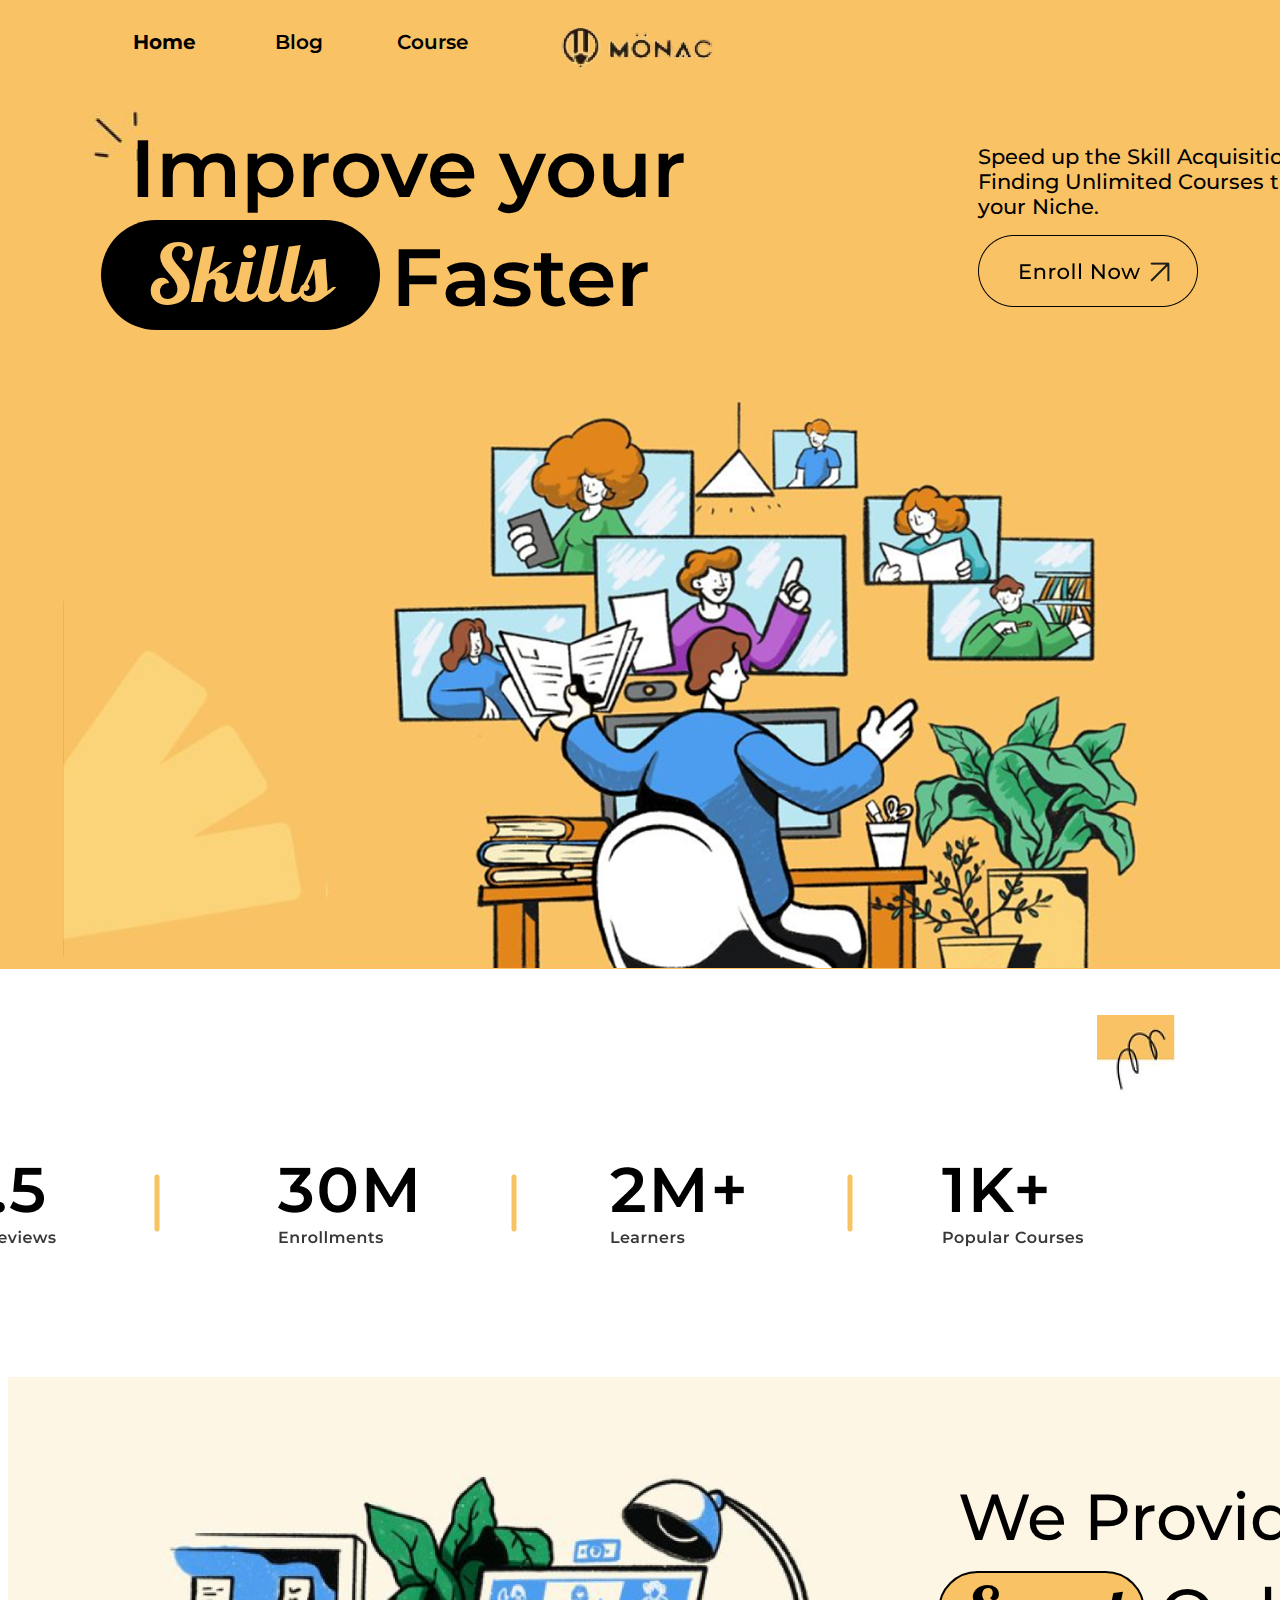
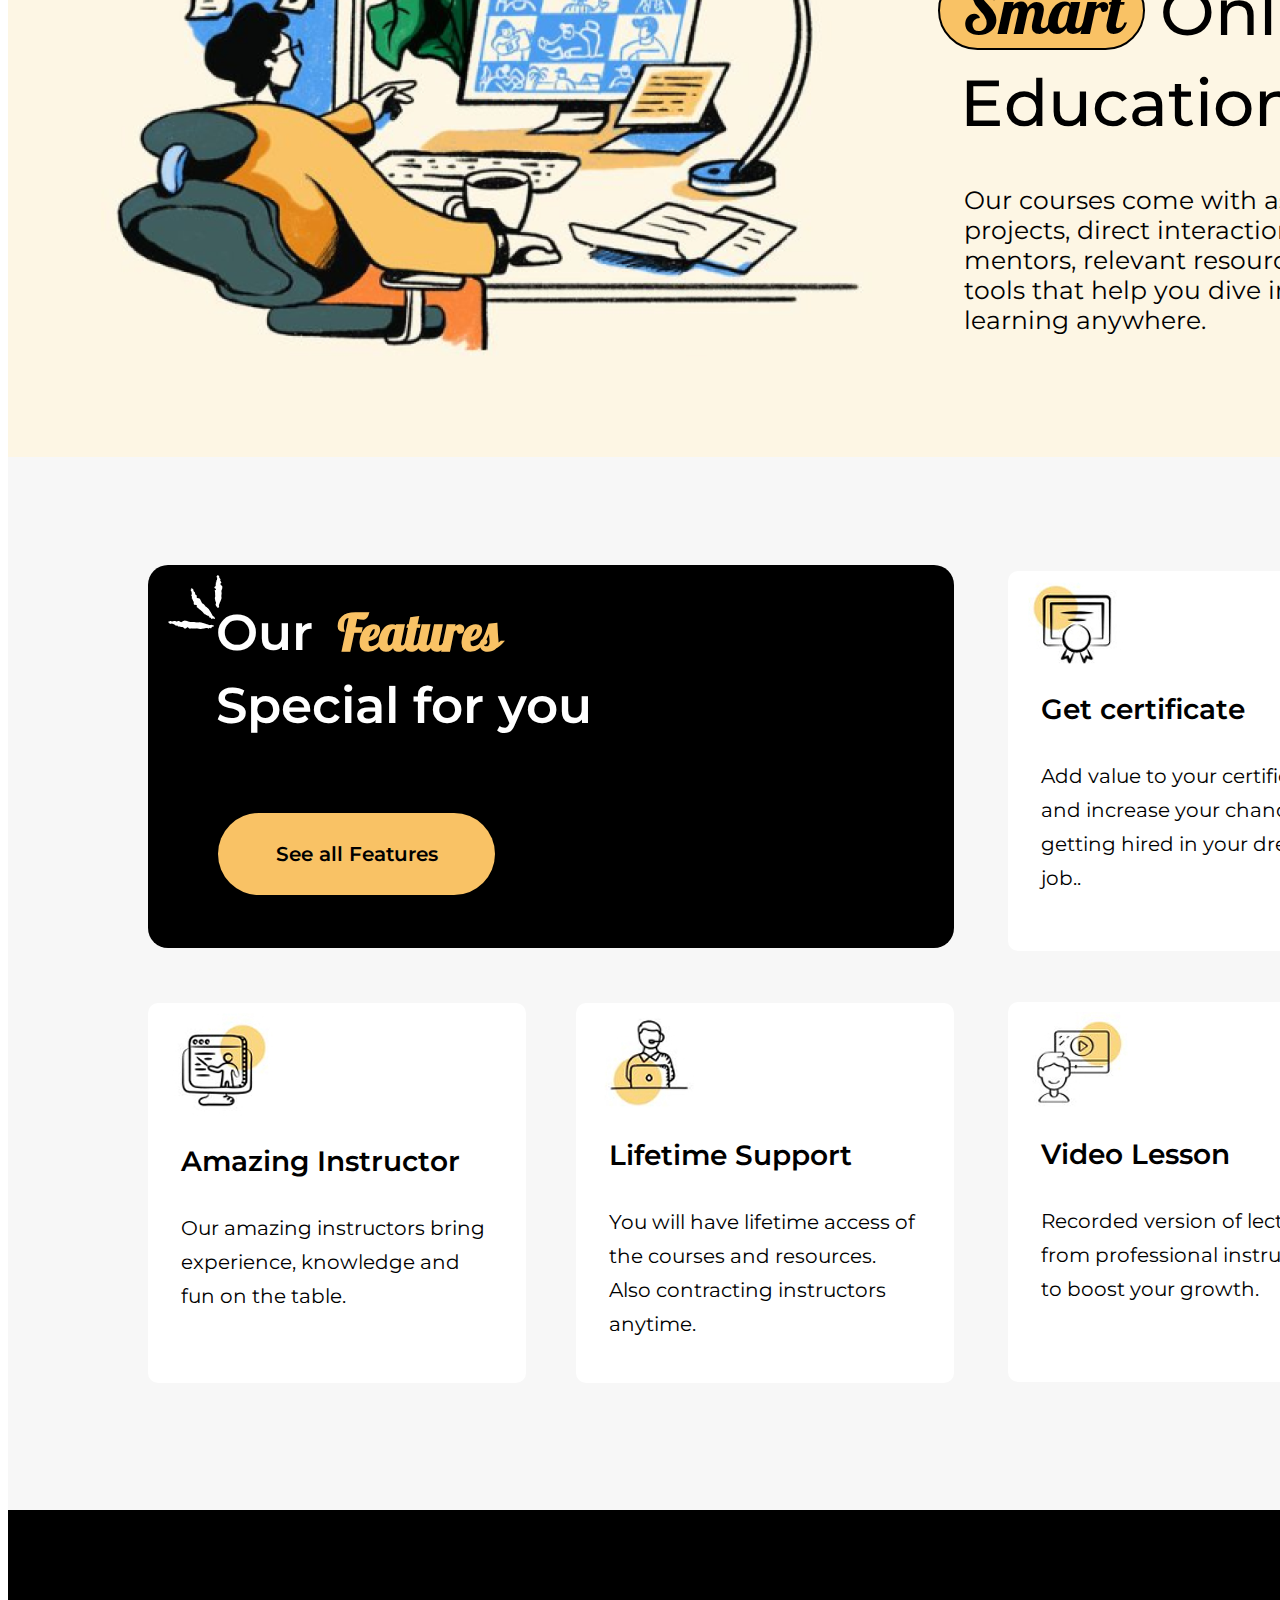
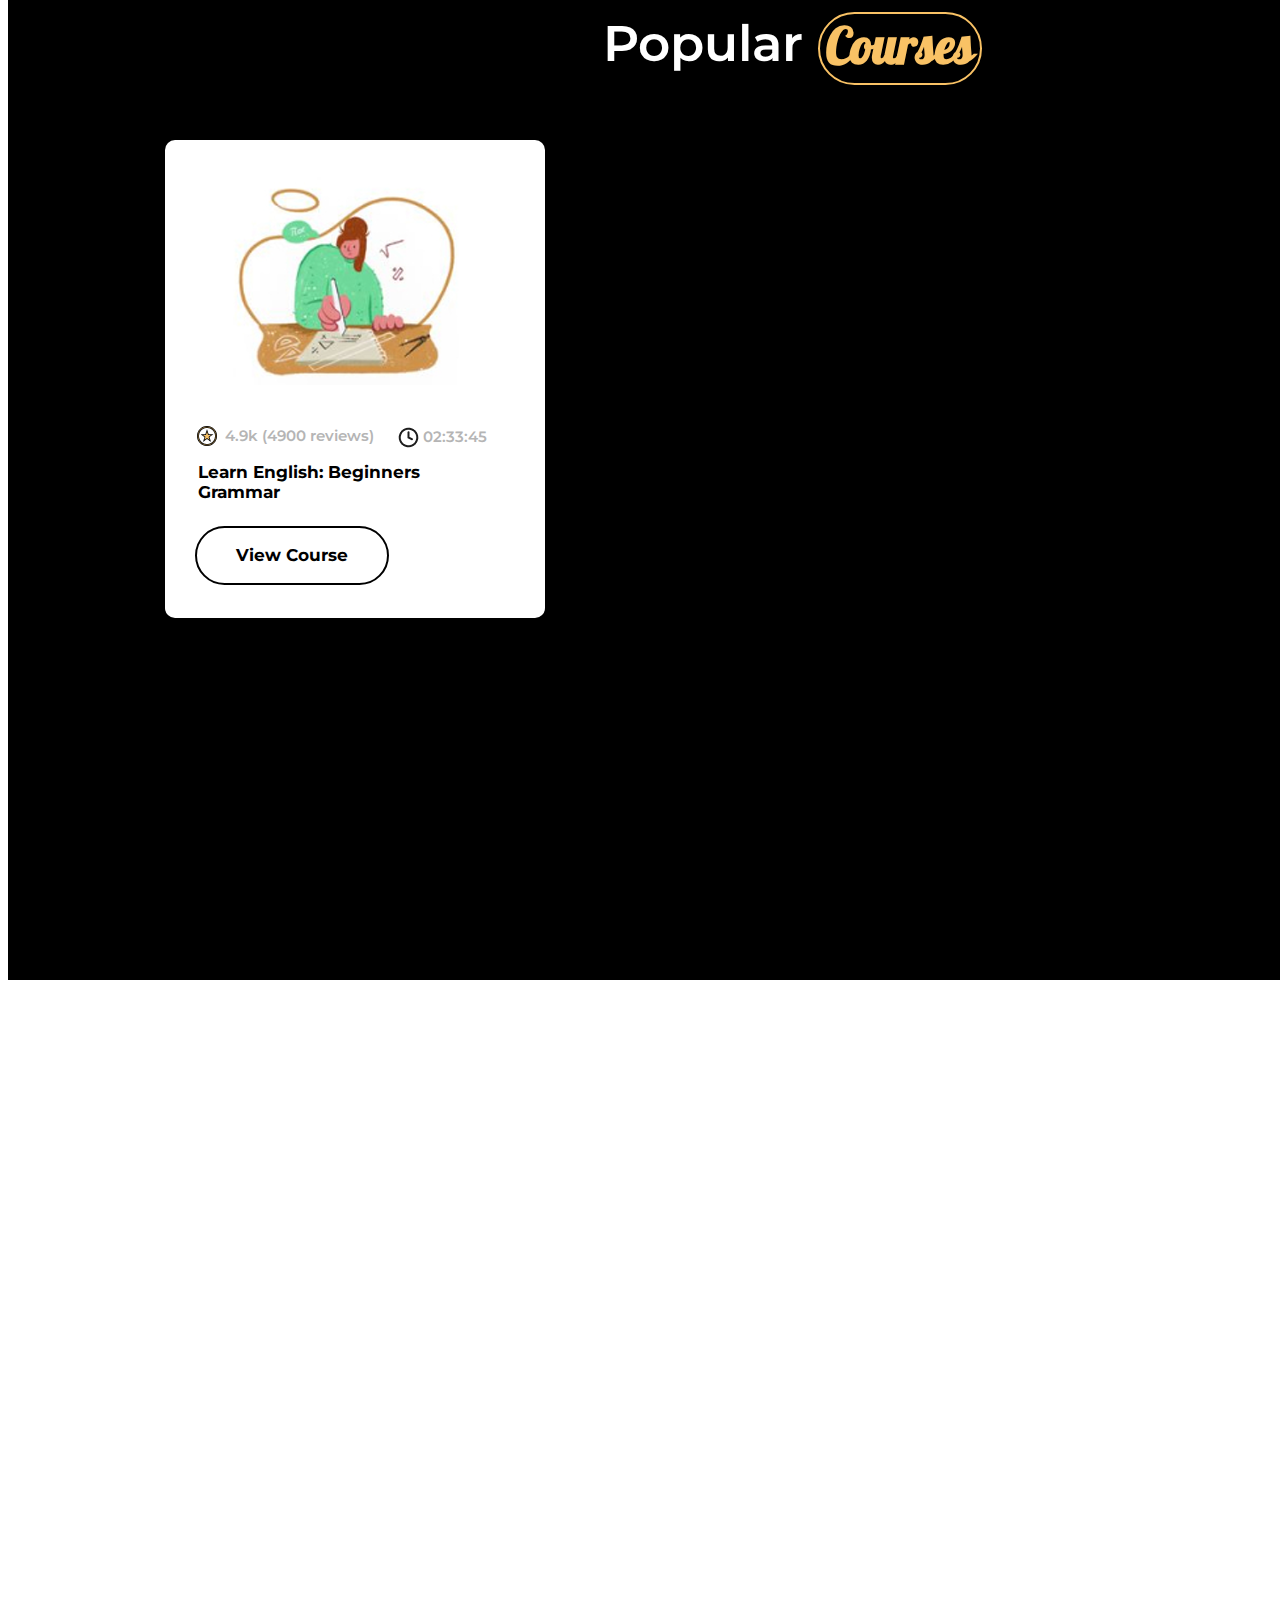
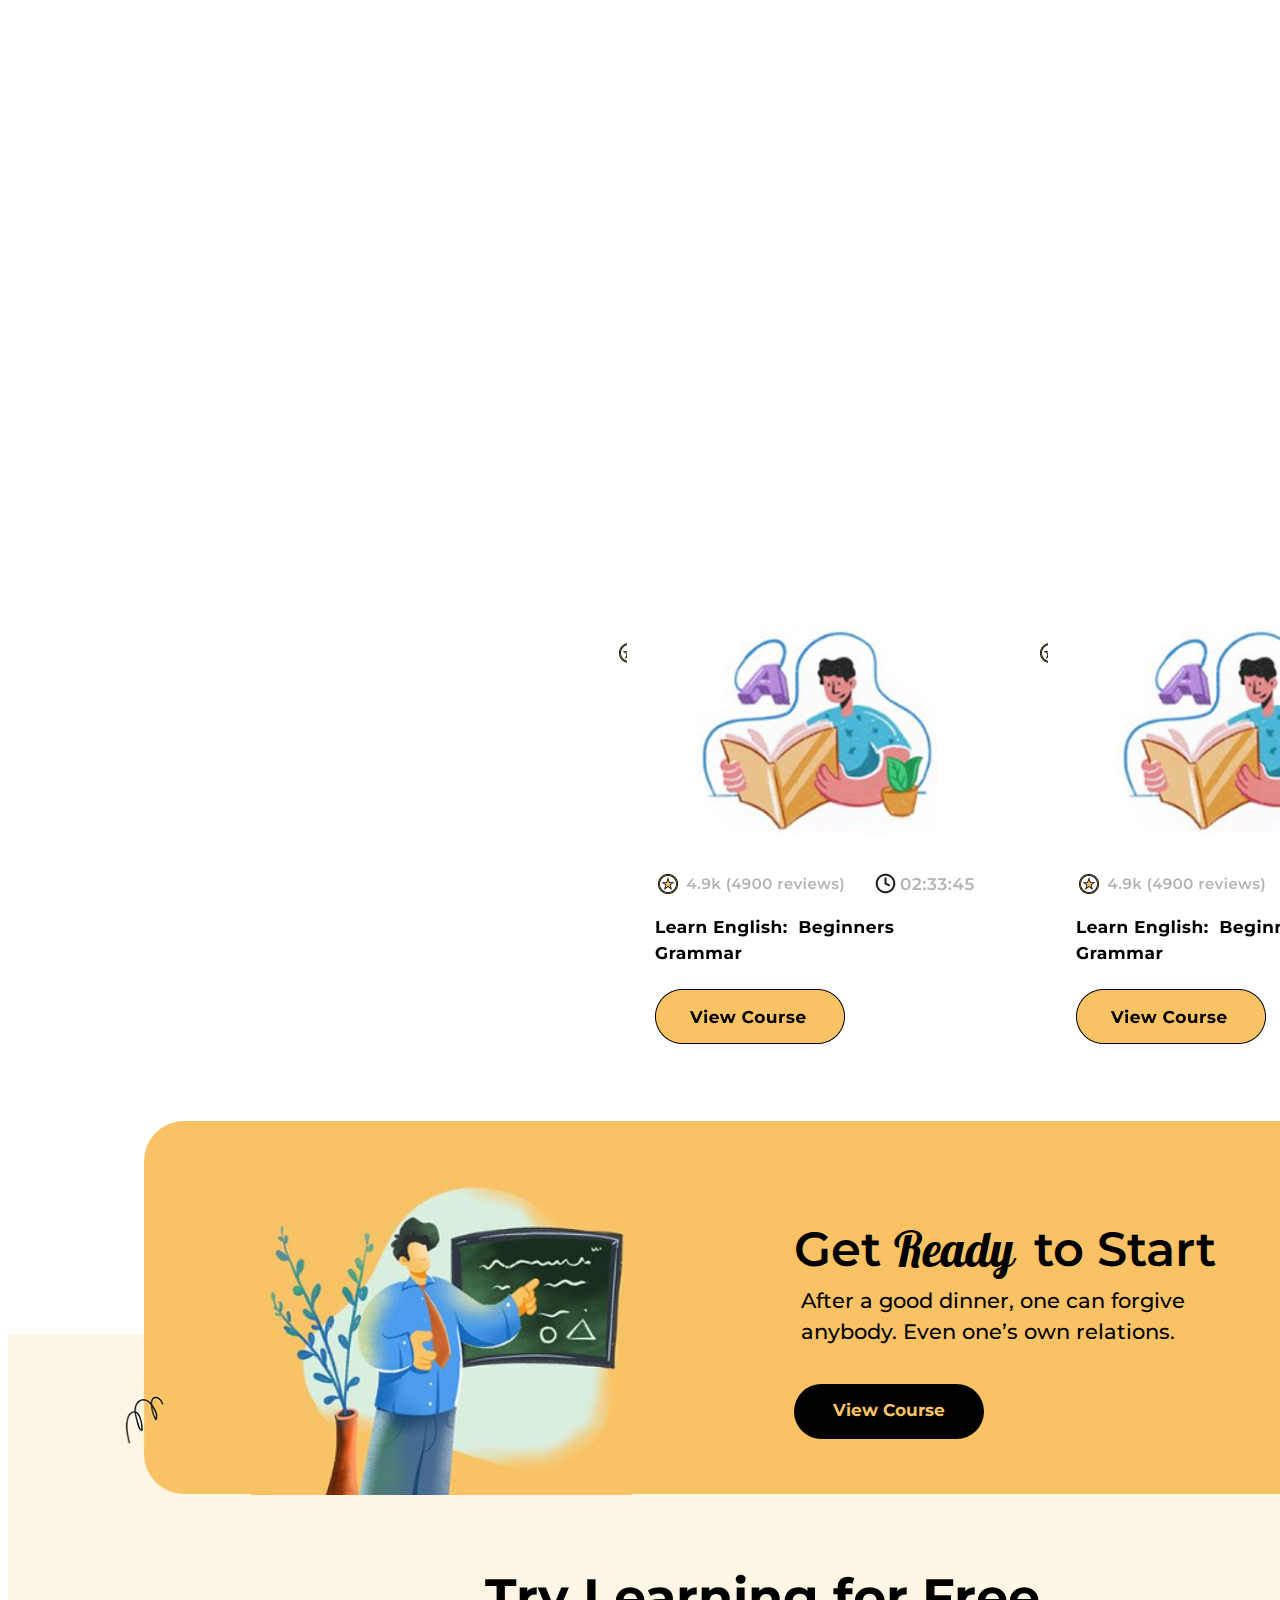
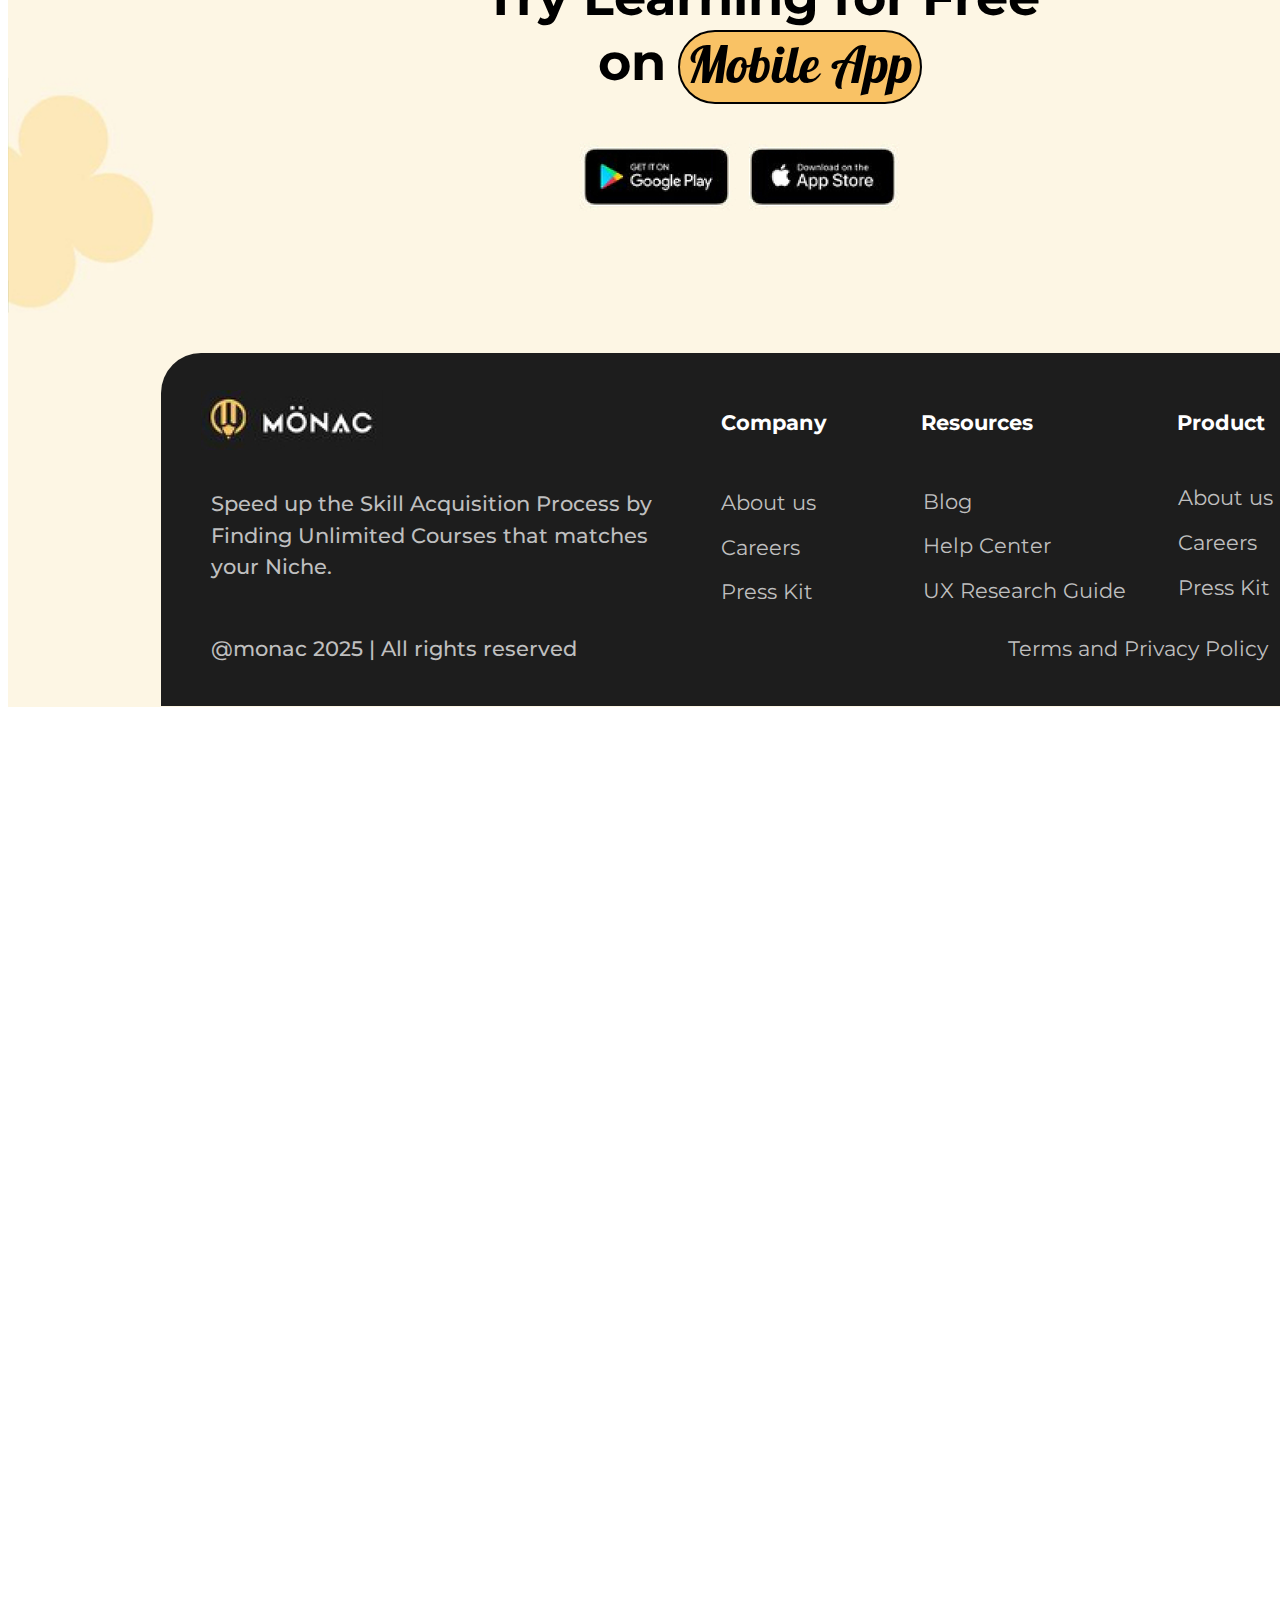
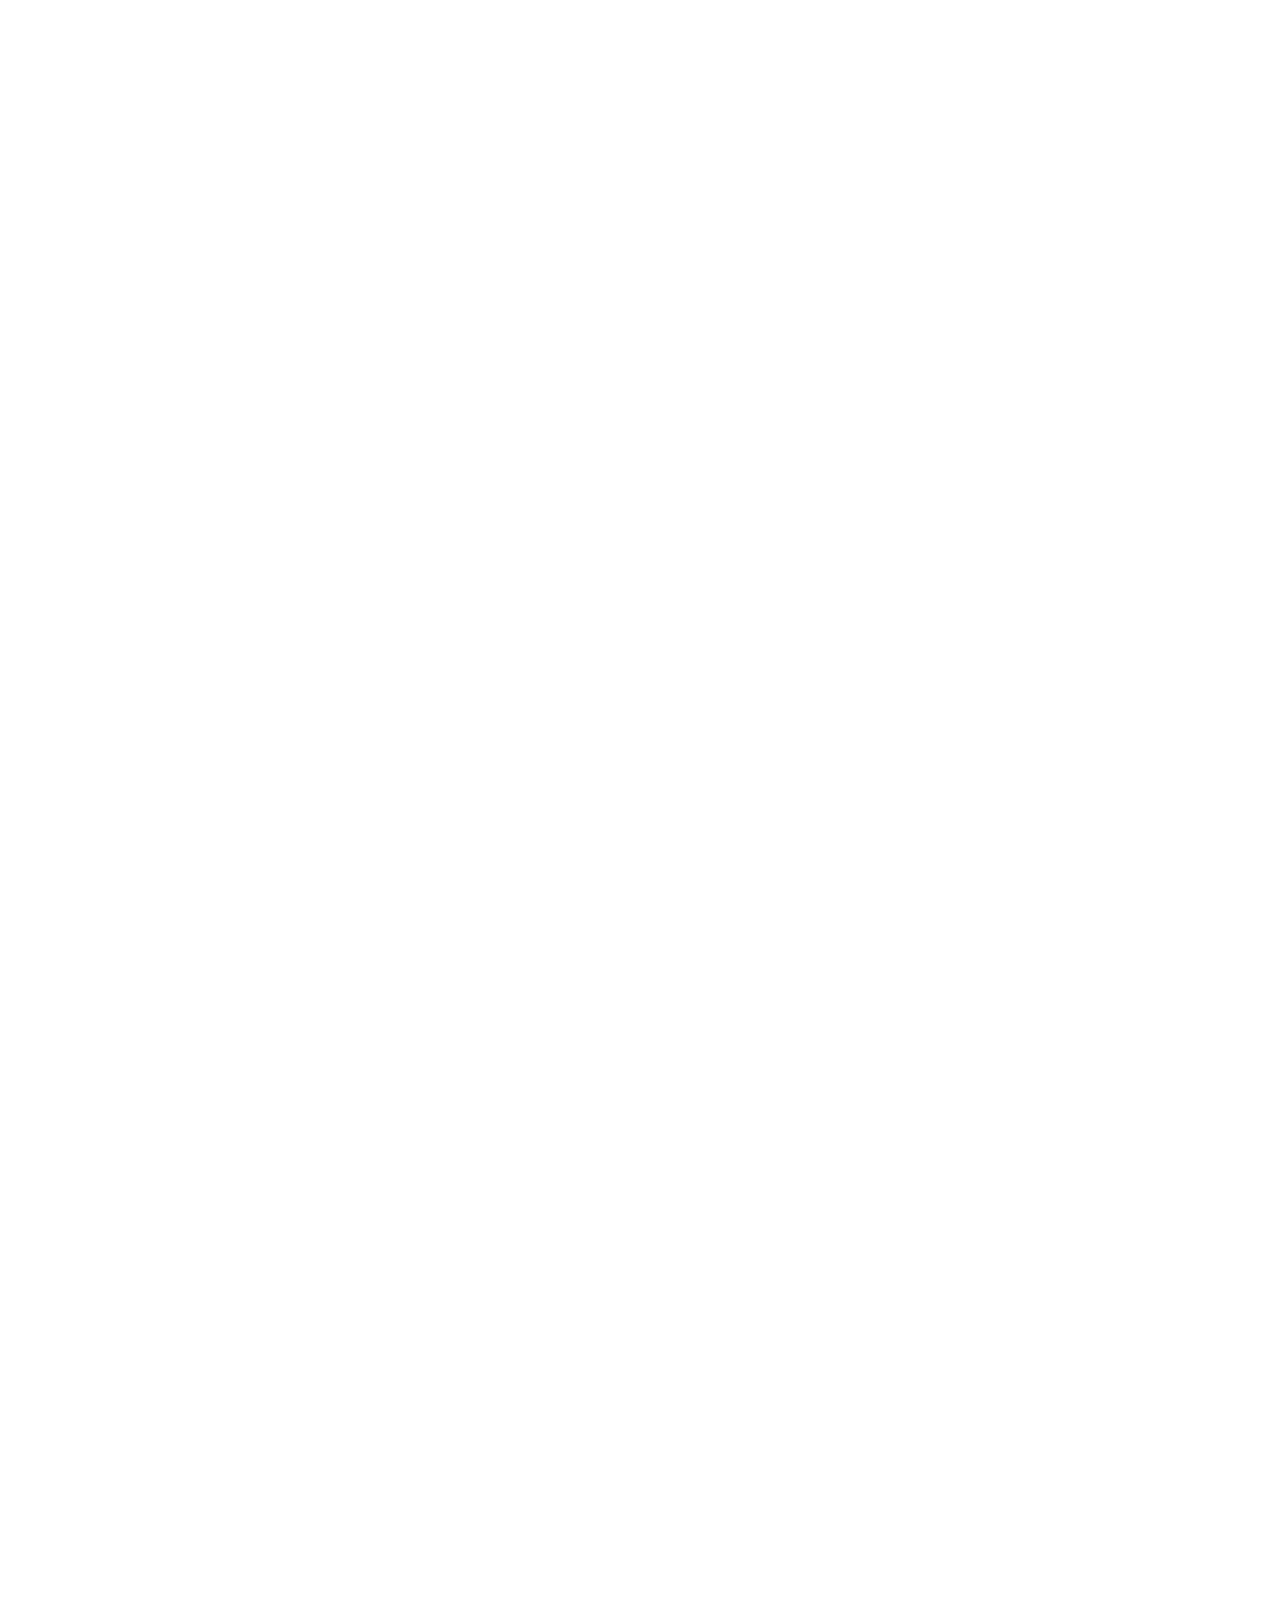
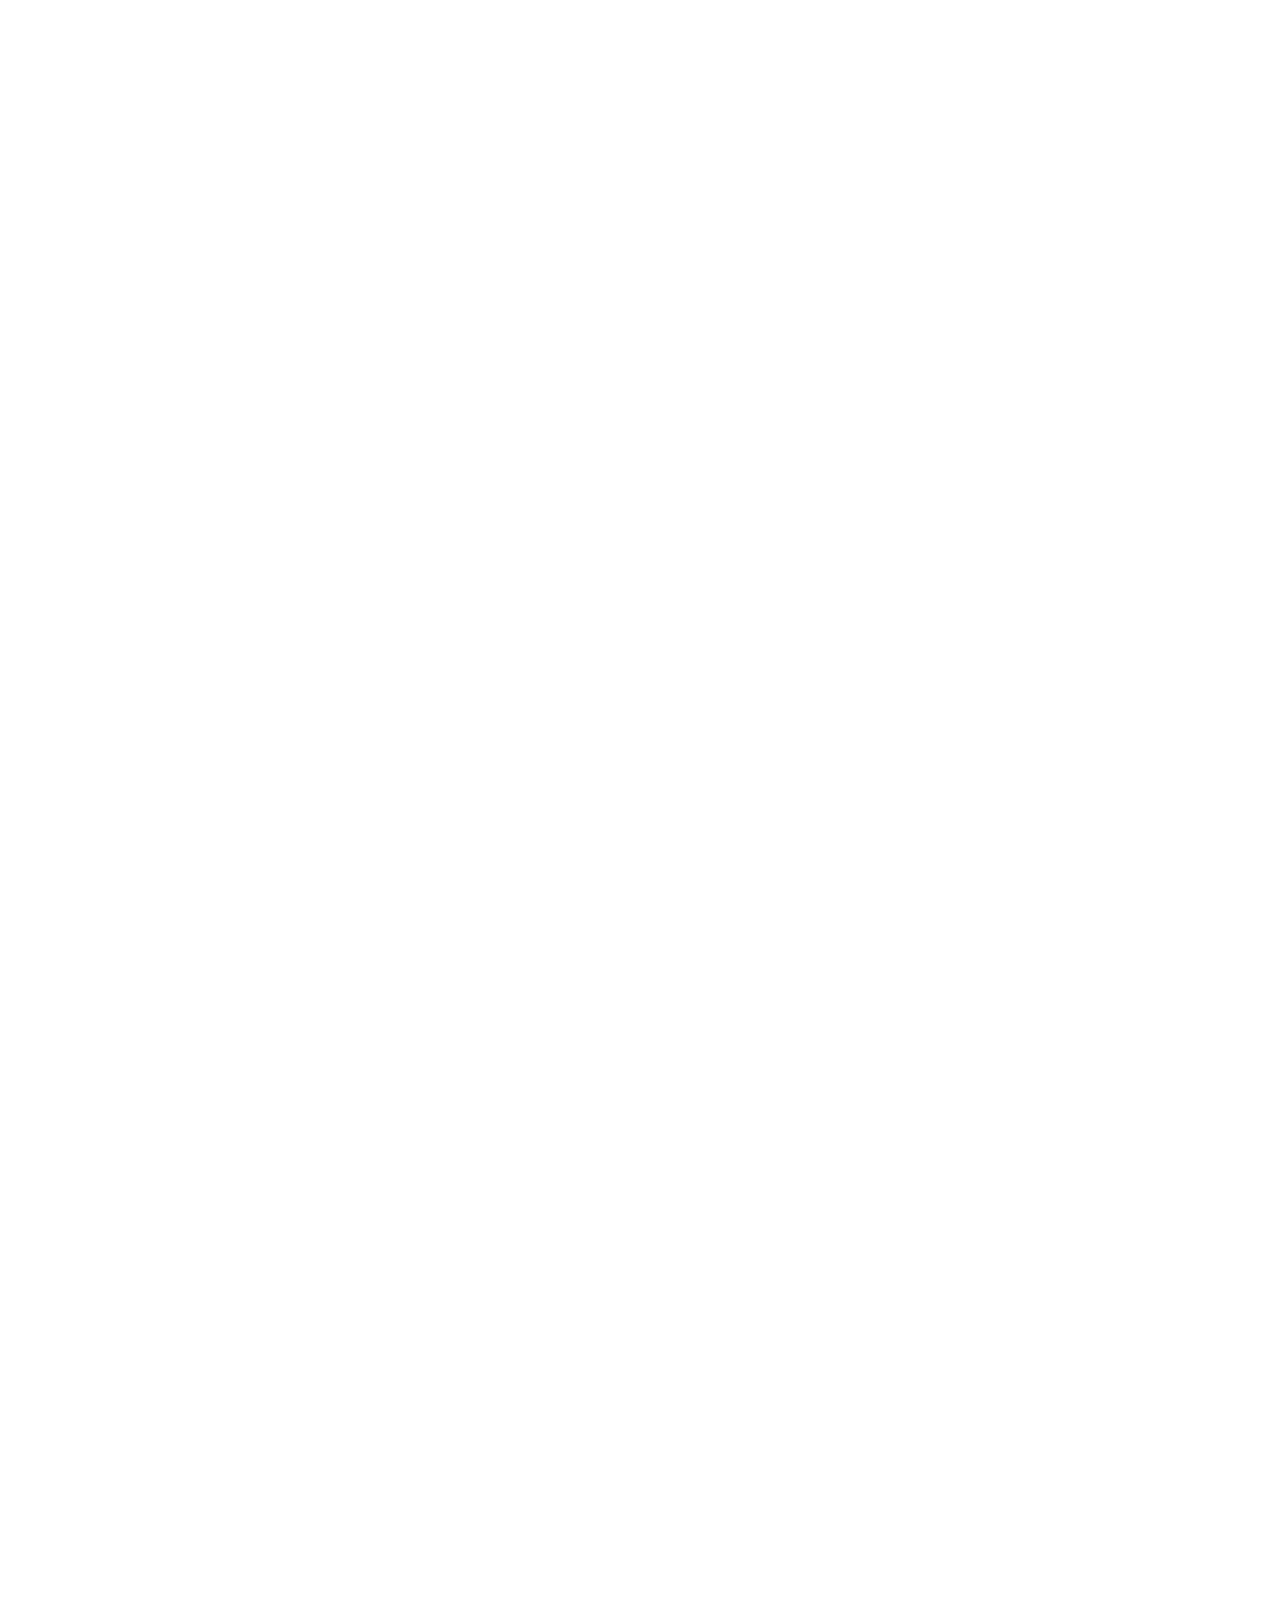
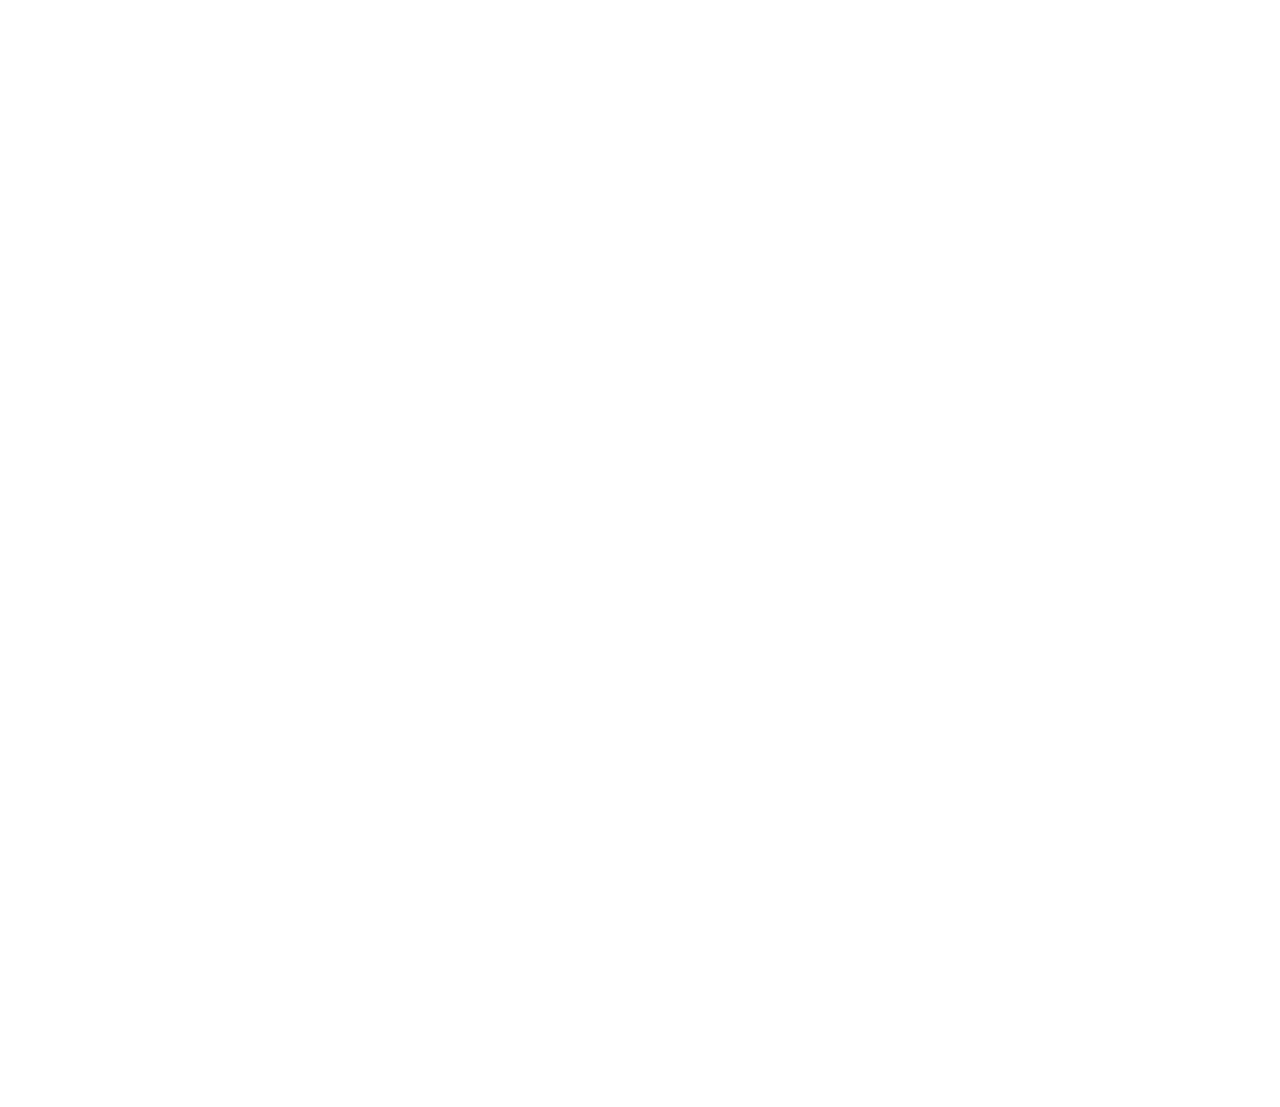
<file: index.html>
<!DOCTYPE html>
<html lang="en">
<head>
    <meta charset="UTF-8">
    <meta name="viewport" content="width=device-width, initial-scale=1.0">
    <title>Midterm</title>
    <link rel="stylesheet" href="style.css">
    <link rel="preconnect" href="https://fonts.googleapis.com">
    <link rel="preconnect" href="https://fonts.gstatic.com" crossorigin>
    <link rel="preconnect" href="https://fonts.googleapis.com">
    <link rel="preconnect" href="https://fonts.gstatic.com" crossorigin>
    <link href="https://fonts.googleapis.com/css2?family=Montserrat:ital,wght@0,100..900;1,100..900&family=Pattaya&display=swap" rel="stylesheet">
</head>
<body>
    <div class="home">
        <h3>Home</h3>
        <h3>Blog</h3>
        <a class="course" href ="Course.html">Course</a>
        <h3 >Login</h3>
        <button class="button2">Signup</button>
    </div>
    <img class="monac"src="images/monac.png" alt="ahfuck">
    <div class="improve">
    <img class="shing" src="/images/shing.png" alt="sheesh">
    <h1>Improve your</h1>
    </div>
    <div class="skills">
    <h1>Skills</h1>
    <h1>Faster</h1>
    </div>
    <p class="p">Speed up the Skill Acquisition Process by Finding Unlimited Courses 
        that matches your Niche.</p>
    <img class="enroll" src="images/enroll.png" alt="ahdeym">
    <img class="arrow" src="images/arrow.png" alt="ahdeym">
    <img class="taw" src="images/taw.png" alt="ahdeym">
    <img class="right" src="images/right.png" alt="ahdeym">
    <img class="curly" src="images/curly.png" alt="aaaaaaa">
    <img class="left" src="images/left.png" alt="ahhhhhhhhhhhhh">
    <img class="ambot" src="images/ambot.png" alt="fsasafsafafsfa">
    <img class="curly2" src="images/curly2.png" alt="dsasasasa">
    <div class="wee">
        <h1>We Provide</h1>
    </div>
       <img class="deym" src="images/deym.png" alt="dsasasasa">
    <div class="smart">
        <h1>Smart</h1>
        <h1>Online</h1>
        <h1>Education</h1>
    </div>
    <p class="des">Our courses come with assigned projects, direct interactions with mentors,
        relevant resources,
        and tools that help you dive into-depth learning anywhere.
    </p>
    <div class="tae">
    </div>
    <div class="bad">
        <h2>Our</h2>
        <h2>Features</h2>
        <h2>Special for you</h2>
        <img src="images/claw.png" alt="tae">
        <h3>See all Features</h3>
    </div>
    <div class="amazing">
        <img src="images/una.png" alt="">
        <h2>Amazing Instructor</h2>
        <p>Our amazing instructors bring experience, 
            knowledge and fun on the table.</p>
    </div>
    <div class="amazing2">
        <img src="images/duha.png" alt="">
        <h2>Lifetime Support</h2>
        <p>You will have lifetime access of the courses and resources.
            Also contracting instructors anytime.</p>
    </div>
    <div class="amazing3">
        <img src="images/tulo.png" alt="">
        <h2>Get certificate</h2>
        <p>Add value to your certificates and 
            increase your chances of getting hired in your dream job..</p>
    </div>
    <div class="amazing4">
        <img src="images/upat.png" alt="">
        <h2>Video Lesson</h2>
        <p>Recorded version of lectures
            from professional instructors to boost your growth.</p>
    </div>
    <div class="pop">
        <h2>Popular</h2>
        <h2>Courses</h2>
    </div>
    <div class="four">
        <img class="stars" src="images/stars.png" alt="tae">
        <img class="first2" src="images/first.png" alt="aaaaa">
        <img class="clock" src="images/Clock.png" alt="">
        <h4 class="fourth">4.9k (4900 reviews)</h4>
        <h4 class="fourth2">02:33:45</h4>
        <h3 class="fourth3">Learn English:  Beginners Grammar</h3>
        <h3 class="fourth4">View Course</h3>
    </div>
      <div class="five">
        <img class="stars2" src="images/stars.png" alt="tae">
        <img class="first3" src="images/sec.png" alt="aaaaa">
        <img class="clock2" src="images/Clock.png" alt="">
        <h4 class="five2">4.9k (4900 reviews)</h4>
        <h4 class="five3">02:33:45</h4>
        <h3 class="five4">Learn English:  Beginners Grammar</h3>
        <h3 class="five5">View Course</h3>
    </div>
    <div class="six">
        <img class="stars3" src="images/stars.png" alt="tae">
        <img class="first4" src="images/sec.png" alt="aaaaa">
        <img class="clock3" src="images/Clock.png" alt="">
        <h4 class="six2">4.9k (4900 reviews)</h4>
        <h4 class="six3">02:33:45</h4>
        <h3 class="six4">Learn English:  Beginners Grammar</h3>
        <h3 class="six5">View Course</h3>
    </div>
    <img class="bg2" src="images/bg.png" alt="atay">
      <div class="tc2">
        <h2>Get</h2>
        <h2>Ready</h2>
        <h2>to Start</h2>
        <p>After a good dinner, one can forgive anybody. Even one’s own relations.</p>
        <img class="okay2" src="images/tc.png" alt="shh">
        <img class="curly4" src="images/curly3.png" alt="taetae">
        <img class="trex2" src="images/trex2.png" alt="rawr">
        <h3>View Course</h3>
    </div>
    <h2 class="try2">Try Learning for Free</h2>
    <h2 class="on2">on</h2>
    <h2 class="mobile2">Mobile App</h2>
    <img class="she2" src="images/2shet.png" alt="shet">
  <div class="last2">
        <img class="lastm2" src="images/monac2.png" alt="ahhhhh">
        <p>Speed up the Skill Acquisition Process by
            Finding Unlimited Courses that matches
            your Niche.</p>
        <h3>@monac 2025 | All rights reserved</h3>
        <h2 class="cr">Company</h2>
        <h2 class="rc">Resources</h2>
        <h2 class="Ppp">Product</h2>
    </div>
    <div class="saging3">
        <li>About us</li>
        <li>Careers</li>
        <li>Press Kit</li>
    </div>
    <div class="dragonfruit2">
        <li>Blog</li>
        <li>Help Center</li>
        <li>UX Research Guide</li>
    </div>
    <div class="saging4">
        <li>About us</li>
        <li>Careers</li>
        <li>Press Kit</li>
    </div>
    <h3 class="terms2">Terms and Privacy Policy</h3>
</body>
</html>
</file>
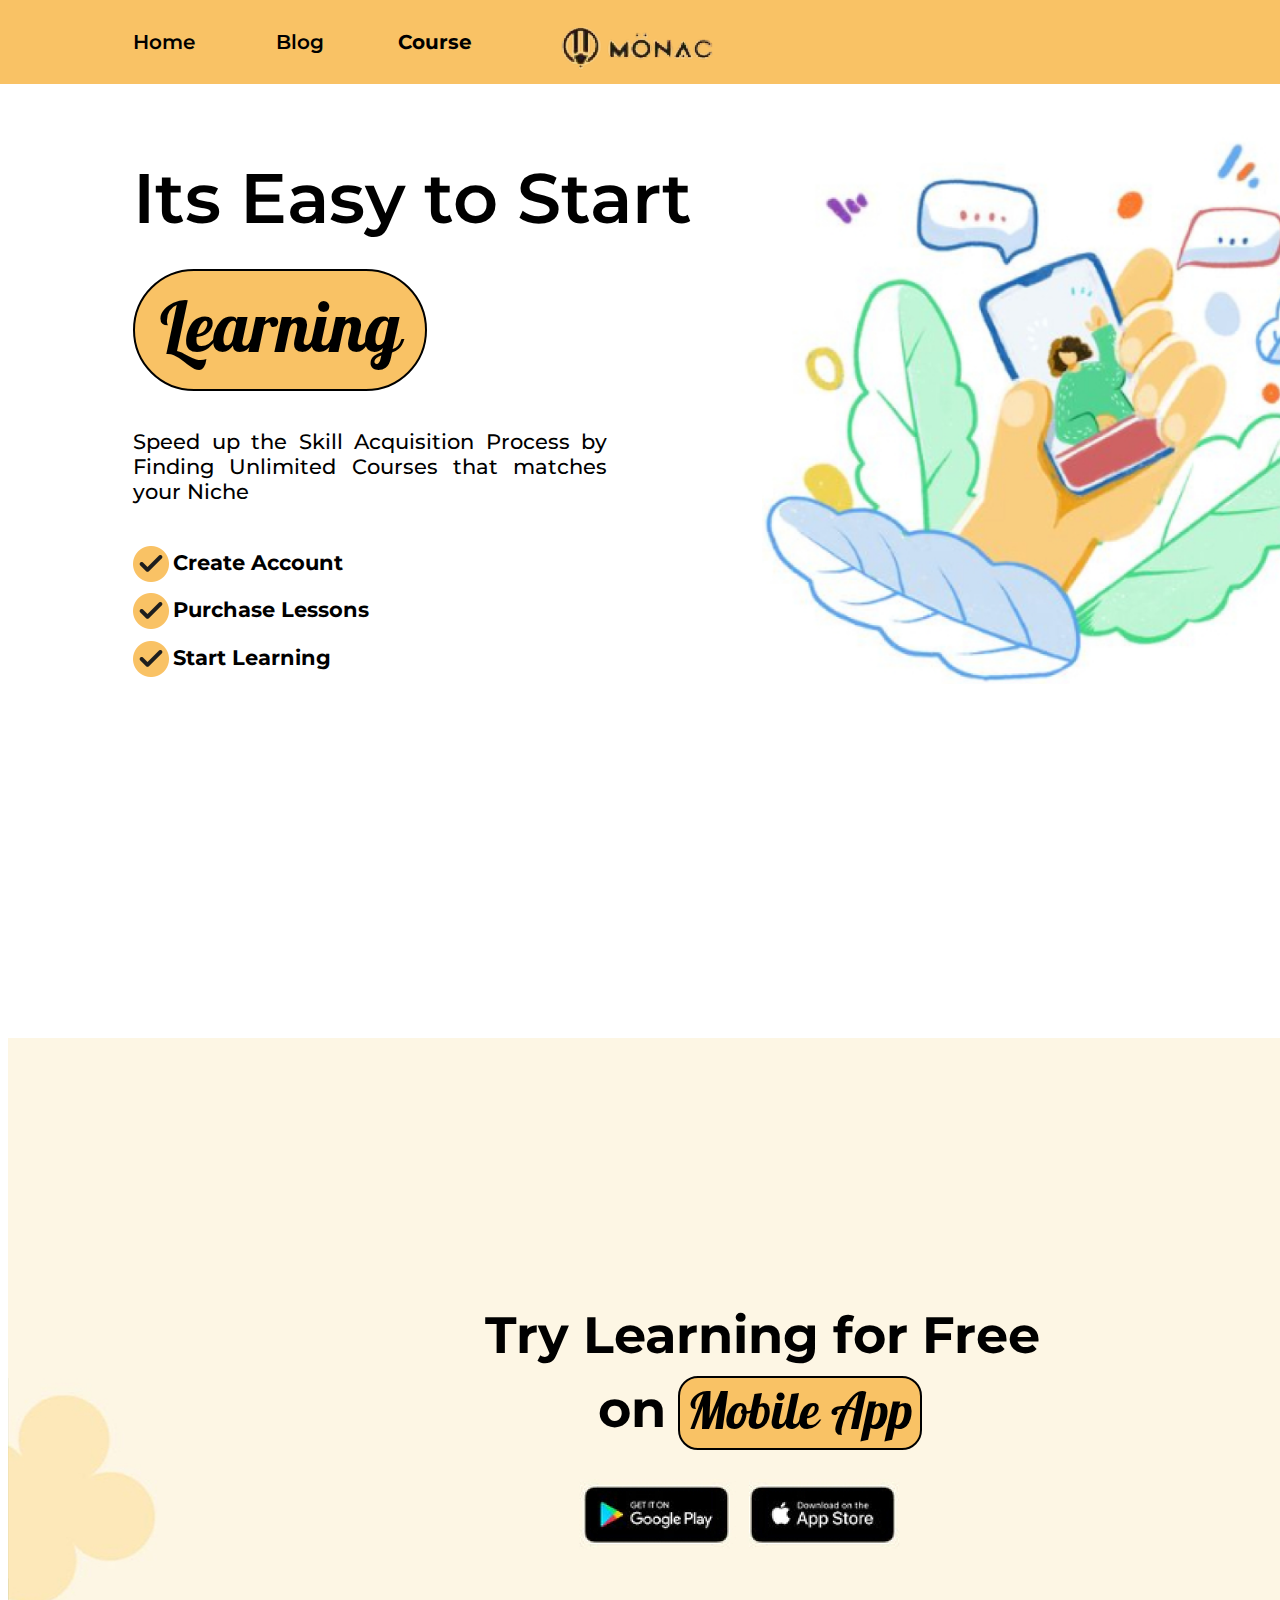
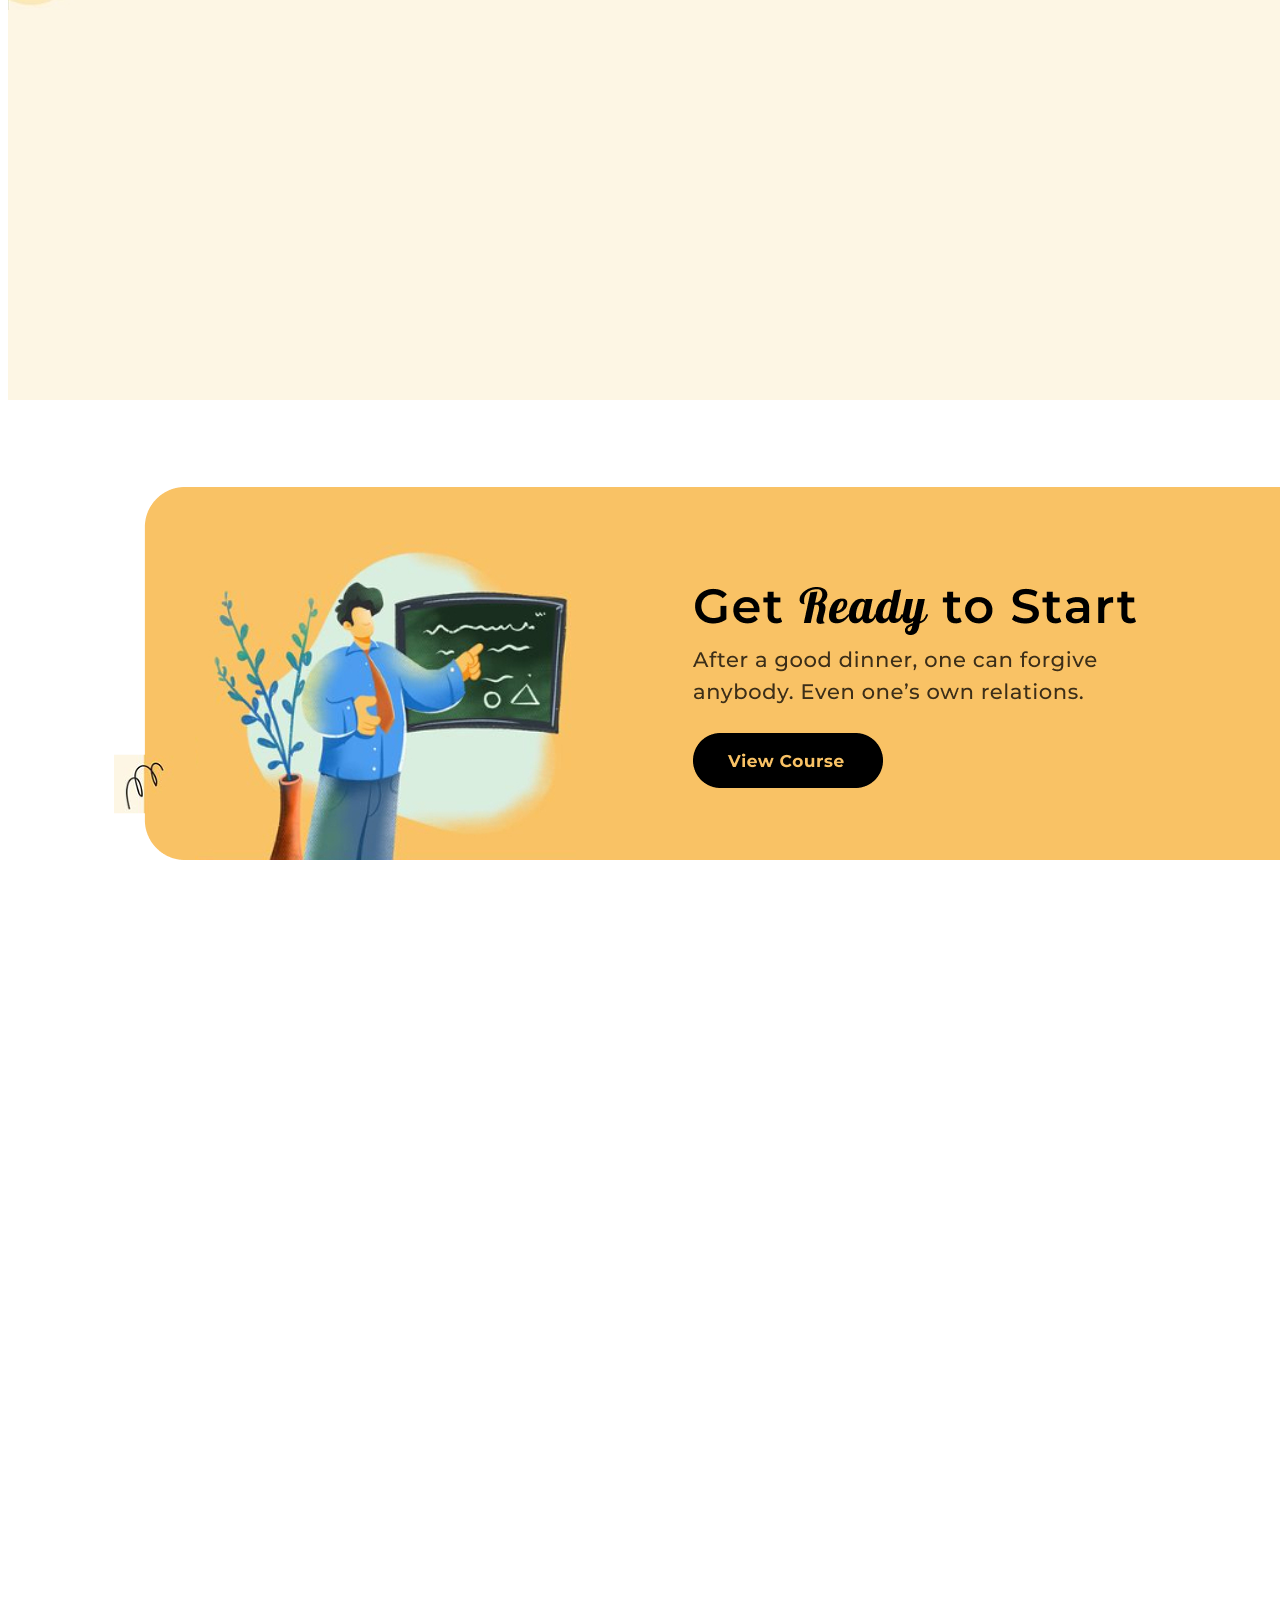
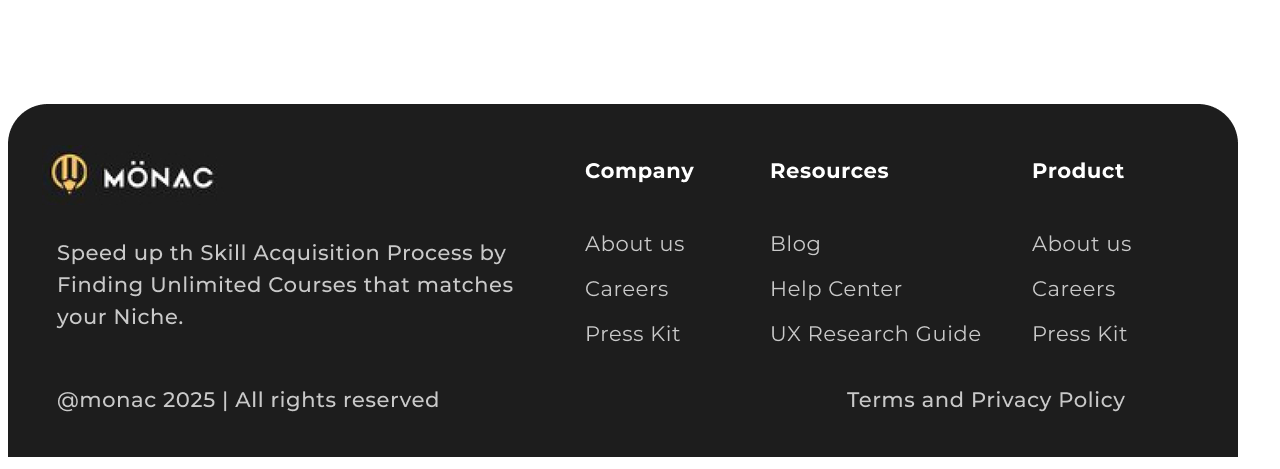
<file: Course.html>
<!DOCTYPE html>
<html lang="en">
<head>
    <meta charset="UTF-8">
    <meta name="viewport" content="width=device-width, initial-scale=1.0">
    <title>Course</title>
    <link rel="stylesheet" href="style.css">
    <link rel="preconnect" href="https://fonts.googleapis.com">
    <link rel="preconnect" href="https://fonts.gstatic.com" crossorigin>
    <link rel="preconnect" href="https://fonts.googleapis.com">
    <link rel="preconnect" href="https://fonts.gstatic.com" crossorigin>
    <link href="https://fonts.googleapis.com/css2?family=Montserrat:ital,wght@0,100..900;1,100..900&family=Pattaya&display=swap" rel="stylesheet"></head>
<body>
</div>
<div class="container1">
        <a href="index.html">Home
        </a>
        <h3>Blog</h3>
        <h3>Course</h3>
        <h3>Login</h3>
        <button class="button">Signup</button>
    </div>
    <img class="img"src="images/monac.png" alt="ahdeym">
    <img class="dahon" src="images/dahon.png" alt="ahdeym">
        <h1 class="first">Its Easy to Start</h1>
        <h2 class="learn">Learning</h2>
        <h3 class="second">Speed up the Skill Acquisition Process by Finding Unlimited Courses
         that matches your Niche</h3>
    <img class="check" src="images/check.png" alt="tae">
    <img class="check1" src="images/check.png" alt="tae">
    <img class="check2" src="images/check.png" alt="tae">
    <div class="container2">
        <h2>Create Account</h2>
        <h2>Purchase Lessons</h2>
        <h2>Start Learning</h2>
    </div>
    <img class="bg" src="images/bg.png" alt="atay">
    <img class="okay" src="images/Okay.png" alt="shh">
    <h2 class="try">Try Learning for Free</h2>
    <h2 class="on">on</h2>
    <h2 class="mobile">Mobile App</h2>
    <img class="she" src="images/2shet.png" alt="shet">
    <img class="meowk" src="images/meowk.png" alt="meowk">
</body>
</html>
</file>
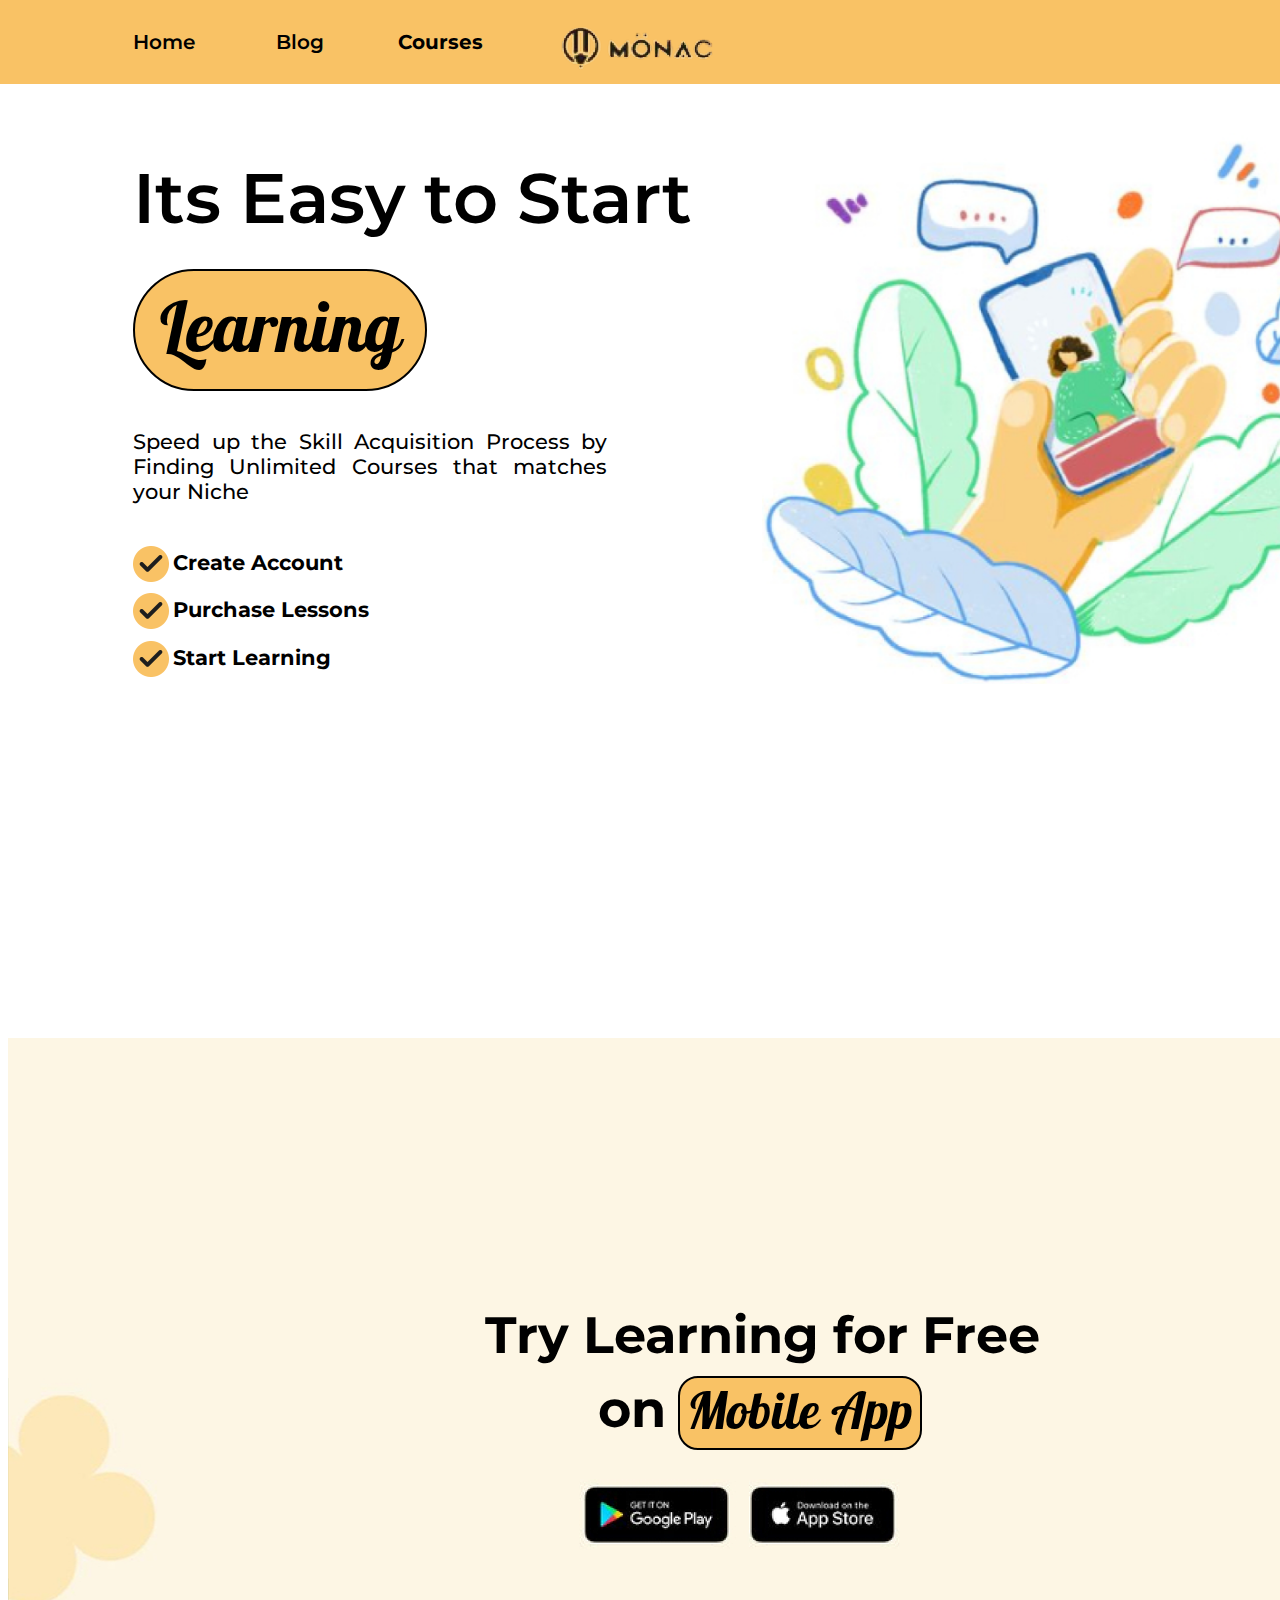
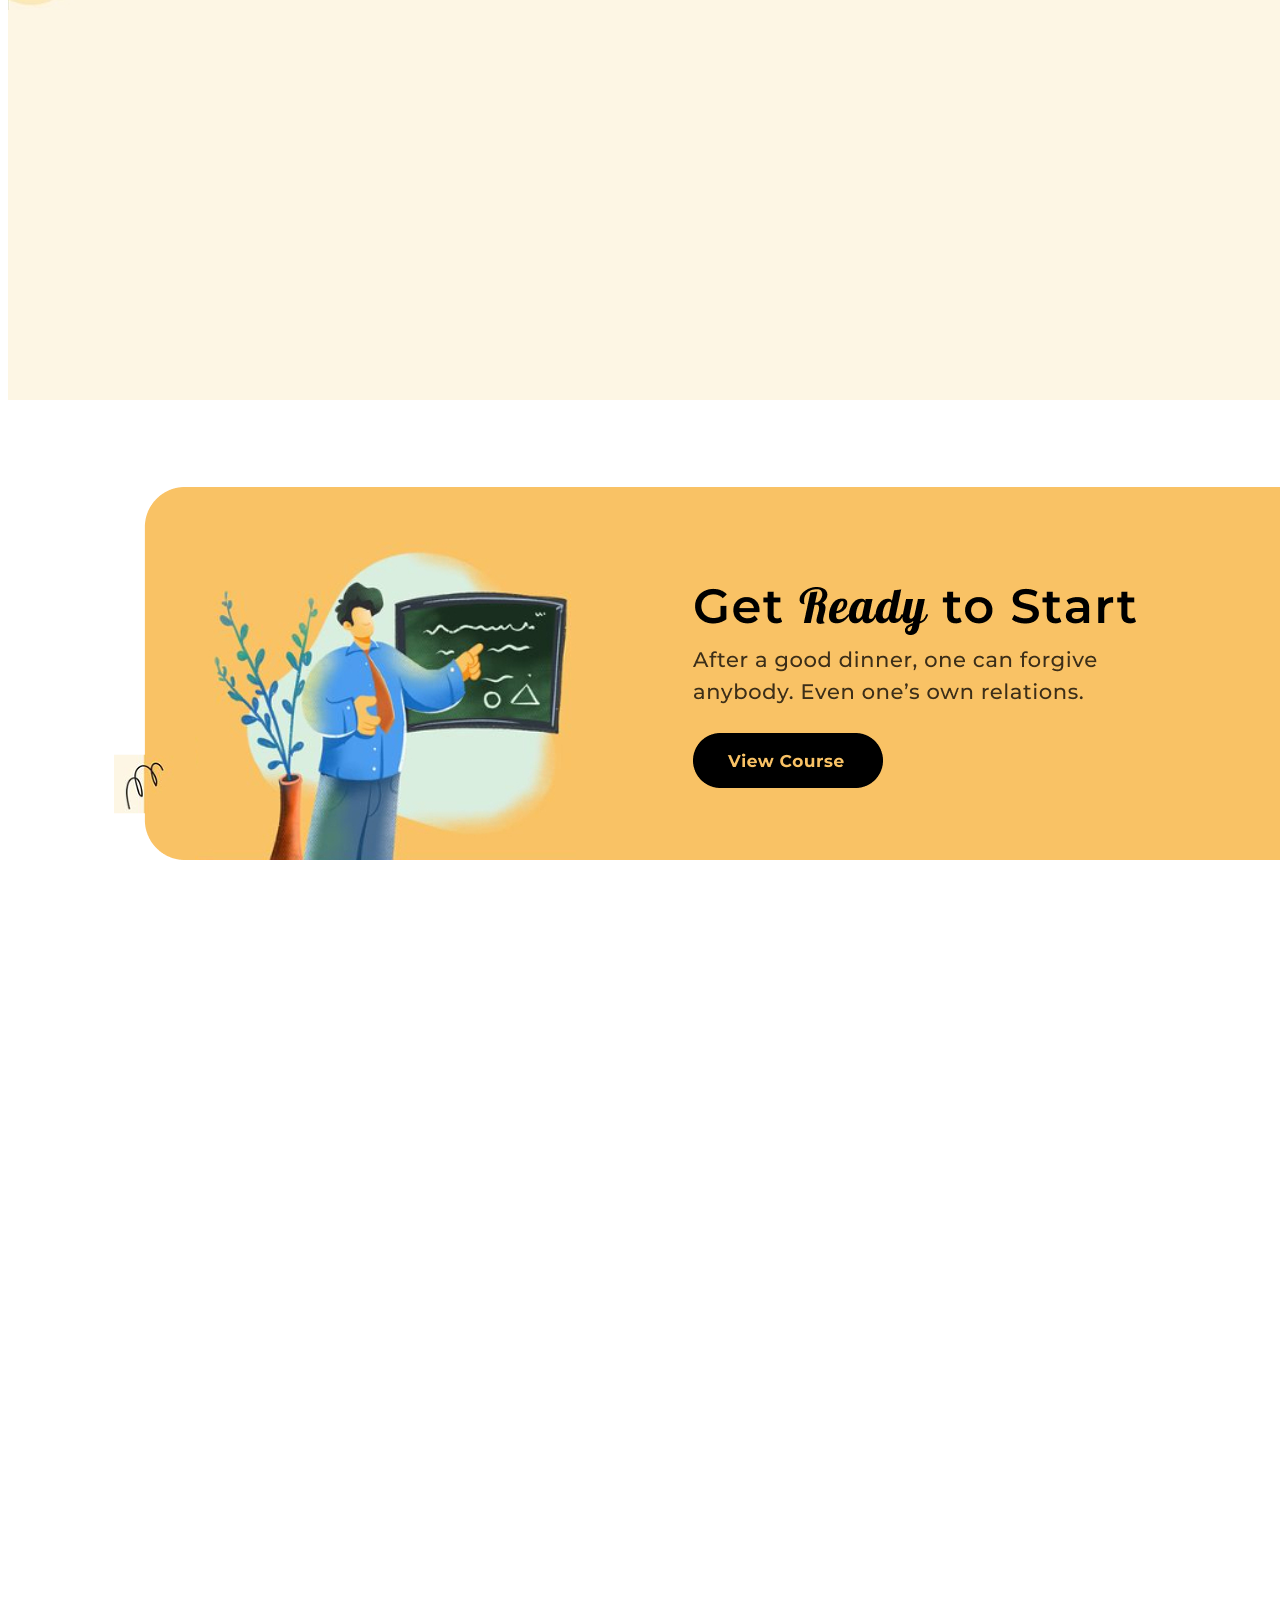
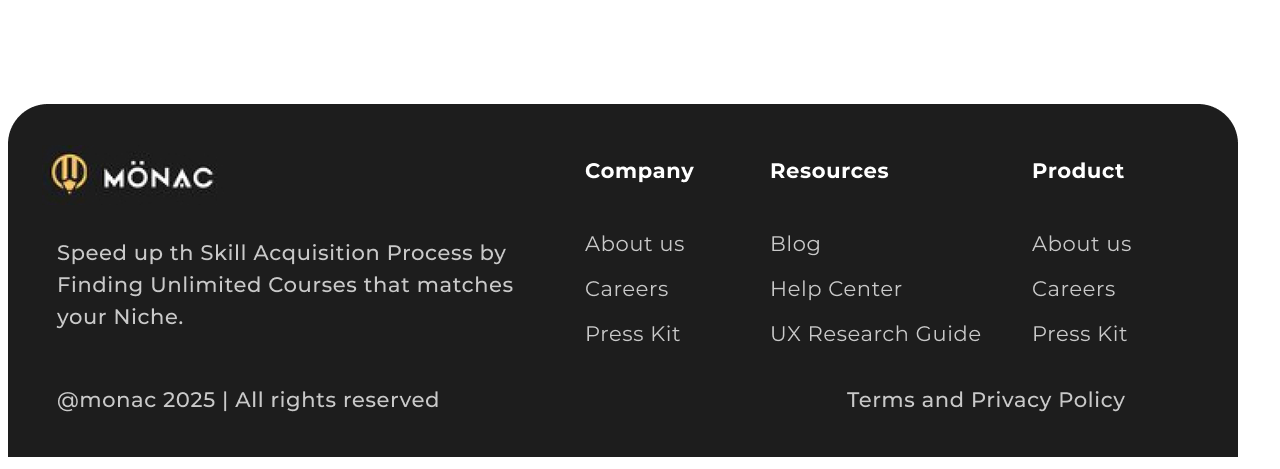
<file: Courses.html>
<!DOCTYPE html>
<html lang="en">
<head>
    <meta charset="UTF-8">
    <meta name="viewport" content="width=device-width, initial-scale=1.0">
    <title>Course</title>
    <link rel="stylesheet" href="style.css">
    <link rel="preconnect" href="https://fonts.googleapis.com">
    <link rel="preconnect" href="https://fonts.gstatic.com" crossorigin>
    <link rel="preconnect" href="https://fonts.googleapis.com">
    <link rel="preconnect" href="https://fonts.gstatic.com" crossorigin>
    <link href="https://fonts.googleapis.com/css2?family=Montserrat:ital,wght@0,100..900;1,100..900&family=Pattaya&display=swap" rel="stylesheet"></head>
<body>
</div>
<div class="container1">
        <a href="index.html">Home
        </a>
        <h3>Blog</h3>
        <h3>Courses</h3>
        <h3>Login</h3>
        <button class="button">Signup</button>
    </div>
    <img class="img"src="images/monac.png" alt="ahdeym">
    <img class="dahon" src="images/dahon.png" alt="ahdeym">
        <h1 class="first">Its Easy to Start</h1>
        <h2 class="learn">Learning</h2>
        <h3 class="second">Speed up the Skill Acquisition Process by Finding Unlimited Courses
         that matches your Niche</h3>
    <img class="check" src="images/check.png" alt="tae">
    <img class="check1" src="images/check.png" alt="tae">
    <img class="check2" src="images/check.png" alt="tae">
    <div class="container2">
        <h2>Create Account</h2>
        <h2>Purchase Lessons</h2>
        <h2>Start Learning</h2>
    </div>
    <img class="bg" src="images/bg.png" alt="atay">
    <img class="okay" src="images/Okay.png" alt="shh">
    <h2 class="try">Try Learning for Free</h2>
    <h2 class="on">on</h2>
    <h2 class="mobile">Mobile App</h2>
    <img class="she" src="images/2shet.png" alt="shet">
    <img class="meowk" src="images/meowk.png" alt="meowk">
</body>
</html>
</file>
<file: style.css>
.course {
    font-family: "Montserrat";
    text-decoration: none;
    color: black;
    font-weight: 600;
    position: relative;
    left: 270px;
    font-size: 20px;
}
a {
    font-family: "Montserrat";
    text-decoration: none;
    color: black;
    font-weight: 600;
    position: relative;
    left: 125px;
    font-size: 20px;
}
.container1 {
    width: 100%;
    padding: 10px;
    color: #ffffff;
    margin-top: 50px;
    background-color: #F9C265;
    position: relative;
    bottom: 50px;
    right: 10px;
    color: black;
}
.container1 > h3:nth-child(2) {
    font-family: "Montserrat";
    display: inline-block;
    font-weight: 600;
    position: relative;
    left: 200px;
    font-size: 20px;
}
.container1 > h3:nth-child(3) {
    font-family: "Montserrat";
    display: inline-block;
    position: relative;
    left: 270px;
    font-weight: 700;
    font-size: 20px;
}
.container1 > h3:nth-child(4) {
    font-family: "Montserrat";
    display: inline-block;
    position: relative;
    left: 1080px;
    font-weight: 600;
    font-size: 20px;
}
.container2 {
    font-family: "Montserrat";
    line-height: 150%;
    letter-spacing: 3%;
}
.container2 > h2:nth-child(1) {
    font-family: "Montserrat";
    position: relative;
    left: 165px;
    bottom: 803px;
    font-weight: 700;
    font-size: 21px;
}
.container2 > h2:nth-child(2) {
    font-family: "Montserrat";
    position: relative;
    left: 165px;
    bottom: 797px;
    font-weight: 700;
    font-size: 21px;
}
.container2 > h2:nth-child(3) {
    font-family: "Montserrat";
    position: relative;
    left: 165px;
    bottom: 790px;
    font-weight: 700;
    font-size: 21px;
}
.okay {
    position: relative;
    left: 106px;
    bottom: 398px;
}
.curly3 {
    position: relative;
    right: 416px;
    bottom: 445px;
}
.trex {
    position: relative;
    left: 780px;
    bottom: 730px;
}
.tc {
    background-color: black;
    width: 1277px;
    height: 373px;
    border-radius: 40px;
    position: relative;
    left: 136px;
    bottom: 1680px;
}
.tc > p {
    color: white;
    font-family: "Montserrat";
    position: relative;
    left: 657px;
    bottom: 172px;
    font-weight: 500;
    font-size: 21px;
    width: 474px;
    height: 96px;
    line-height: 150%;
    letter-spacing: 3%;
}
.tc > h2:nth-child(1) {
    color: white;
    font-family: "Montserrat";
    font-weight: 600;
    font-size: 48px;
    line-height: 150%;
    letter-spacing: 3%;
    position: relative;
    top: 92px;
    left: 650px;
}
.tc > h2:nth-child(2) {
    color: white;
    font-family: "pattaya";
    font-weight: 400;
    font-size: 48px;
    line-height: 150%;
    letter-spacing: 3%;
    position: relative;
    left: 750px;
    bottom: 17px;
}
.tc > h2:nth-child(3) {
    color: white;
    font-family: "Montserrat";
    font-weight: 600;
    font-size: 48px;
    line-height: 150%;
    letter-spacing: 3%;
    position: relative;
    left: 890px;
    bottom: 132px;
}
.tc > h3 {
    background-color: #F9C265;
    border-radius: 50px;
    width: 190px;
    height: 55px;
    color: black;
    font-family: "montserrat";
    font-size: 17px;
    font-weight: 700;
    letter-spacing: 3%;
    line-height: 150%;
    display: flex;
    text-align: center;
    align-items: center;
    justify-content: center;
    position: relative;
    left: 650px;
    bottom: 530px;
}
.okay2 {
    position: relative;
    left: 106px;
    bottom: 398px;
}
.curly4 {
    position: relative;
    right: 416px;
    bottom: 445px;
}
.trex2 {
    position: relative;
    left: 780px;
    bottom: 730px;
}
.tc2 {
    background-color: RGB(249, 194, 101);
    width: 1277px;
    height: 373px;
    border-radius: 40px;
    position: relative;
    left: 136px;
    bottom: 4730px;
}
.tc2 > p {
    font-family: "Montserrat";
    position: relative;
    left: 657px;
    bottom: 172px;
    font-weight: 500;
    font-size: 21px;
    width: 474px;
    height: 96px;
    line-height: 150%;
    letter-spacing: 3%;
}
.tc2 > h2:nth-child(1) {
    font-family: "Montserrat";
    font-weight: 600;
    font-size: 48px;
    line-height: 150%;
    letter-spacing: 3%;
    position: relative;
    top: 92px;
    left: 650px;
}
.tc2 > h2:nth-child(2) {
    font-family: "pattaya";
    font-weight: 400;
    font-size: 48px;
    line-height: 150%;
    letter-spacing: 3%;
    position: relative;
    left: 750px;
    bottom: 17px;
}
.tc2 > h2:nth-child(3) {
    font-family: "Montserrat";
    font-weight: 600;
    font-size: 48px;
    line-height: 150%;
    letter-spacing: 3%;
    position: relative;
    left: 890px;
    bottom: 132px;
}
.tc2 > h3 {
    background-color: black;
    border-radius: 50px;
    width: 190px;
    height: 55px;
    color: RGB(249, 194, 101);
    font-family: "montserrat";
    font-size: 17px;
    font-weight: 700;
    letter-spacing: 3%;
    line-height: 150%;
    display: flex;
    text-align: center;
    align-items: center;
    justify-content: center;
    position: relative;
    left: 650px;
    bottom: 530px;
}
.bg {
    width: 1550px;
    height: 962px;
    position: relative;
    bottom: 440px; 
}
.button {
    font-family: "Montserrat";
    border-radius: 20px;
    color: white;
    background-color: black;
    position: relative;
    left: 1080px;
    font-weight: 400;
    font-size: 15px;
}
.img {
    display: block;
    margin-left: auto;
    margin-right: auto;
    position: relative;
    bottom: 135px;
}
.dahon {
    width: 592.67px;
    height: 580px;
    position: relative;
    left: 754px;
    bottom: 120px;
}
.first {
    font-family: "Montserrat";
    position: relative;
    bottom: 700px;
    font-size: 70px;
    font-weight: 600;
    left: 125px;
}
.learn {
    font-family: "pattaya";
    text-align: center;
    border: 2px solid black;
    border-radius: 100px;
    background-color: #F9C265;
    width: 270px;
    padding: 10px;
    position: relative;
    left: 125px;
    bottom: 730px;
    font-weight: 400;
    font-size: 70px;
}
.second {
    font-family: "Montserrat";
    text-align: justify;
    font-size: 21px;
    width: 474px;
    height: 96px;
    position: relative;
    left: 125px;
    bottom: 750px;
    font-style: medium;
    font-weight: 500;
}
.check {
    position: relative;
    width: 36px;
    height: 36px;
    left: 125px;
    bottom: 750px;
}
.check1 {
    position: relative;
    width: 36px;
    height: 36px;
    left: 85px;
    bottom: 703px;
}
.check2 {
    position: relative;
    width: 36px;
    height: 36px;
    left: 45px;
    bottom: 655px;
}
.taw {
    position: relative;
    left: 50px;
    width: 380.68px;
    height: 318.29px;
    bottom: 247px;
}
.vec{
    width: 67.38px;
    height: 82.66px;
    position: relative;
    left: 830px;
    bottom: 570px;
}
.try {
    font-family: "Montserrat";
    position: relative;
    left: 460px;
    bottom: 1600px;
    font-weight: 700;
    font-size: 51px;
    width: 588px;
    text-align: center;
}
.on {
    font-family: "Montserrat";
    position: relative;
    left: 590px;
    bottom: 1630px;
    font-weight: 700;
    font-size: 51px;
    width: 588px;
}
.mobile {
    background-color: #F9C265;
    font-family: "pattaya";
    position: relative;
    left: 670px;
    bottom: 1737px;
    font-weight: 400;
    font-size: 51px;
    width: 240px;
    border-radius: 20px;
    text-align: center;
    border: 2px solid black;
}
.she {
    width: 320.61px;
    height: 71px;
    left: 571px;
    position: relative;
    bottom: 1750px;
}
.home {
    width: 100%;
    padding: 10px;
    color: #ffffff;
    margin-top: 50px;
    background-color: #F9C265;
    position: relative;
    bottom: 50px;
    right: 10px;
    color: black;
}
.home > h3:nth-child(1) {
    font-family: "Montserrat";
    display: inline-block;
    font-weight: 700;
    position: relative;
    left: 125px;
    font-size: 20px;
}
.home > h3:nth-child(2) {
    font-family: "Montserrat";
    display: inline-block;
    font-weight: 600;
    position: relative;
    left: 200px;
    font-size: 20px;
}
.home > h3:nth-child(3) {
    font-family: "Montserrat";
    display: inline-block;
    position: relative;
    left: 370px;
    font-weight: 700;
    font-size: 20px;
}
.home > h3:nth-child(4) {
    font-family: "Montserrat";
    display: inline-block;
    position: relative;
    left: 1080px;
    font-weight: 600;
    font-size: 20px;
}
.button2 {
    font-family: "Montserrat";
    border-radius: 20px;
    color: white;
    background-color: black;
    position: relative;
    left: 1080px;
    font-weight: 400;
    font-size: 15px;
}
.monac {
    display: block;
    margin-left: auto;
    margin-right: auto;
    position: relative;
    bottom: 135px;
}
.improve {
    background-color: #F9C265;
    height: 865px;
    width: 100%;
    padding: 10px;
    position: relative;
    bottom: 140px;
    right: 8px;
}
.improve > h1 {
    font-family: "Montserrat";
    position: relative;
    bottom: 100px;
    left: 120px;
    font-weight: 600;
    font-size: 81px;
}
.shing {
    width: 77.22px;
    height: 67px;
    position: relative;
    left: 71px;
}
.skills {
    background-color: black;
    width: 279px;
    height: 110px;
    position: relative;
    left: 93px;
    bottom: 943px;
    border-radius: 90px;
}
.skills > h1 {
    color: RGB(249, 194, 101);
    font-family: "pattaya";
    font-weight: 400;
    font-size: 81px;
    text-align: center;
}
.skills > h1:nth-child(2) {
    color: black;
    font-family: "Montserrat";
    position: relative;
    font-weight: 600;
    font-size: 81px;
    position: relative;
    left: 280px;
    bottom: 160px;
}
.p {
    width: 474px;
    height: 96px;
    position: relative;
    left: 970px;
    bottom: 1150px;
    font-family: "Montserrat";
    font-weight: 500;
    font-size: 21px;
}
.enroll {
    position: relative;
    left: 970px;
    bottom: 1720px;
}
.arrow {
    width: 40px;
    height: 40px;
    position: relative;
    left: 908px;
    bottom: 1735px;
}
.taw {
    width: 861.62px;
    height: 616px;
    position: relative;
    left: 50px;
    bottom: 1059px;
}
.right {
    width: 106px;
    height: 198px;
    position: relative;
    left: 283px;
    bottom: 1450px;
}
.curly {
    position: relative;
    right: 1100px;
    bottom: 1450px;
}
.left {
    position: relative;
    bottom: 1430px;
    right: 10px;
}
.ambot {
    width: 1138px;
    height: 88px;
    position: relative;
    bottom: 1230px;
    right: 62px;
}
.curly2 {
    position: relative;
    bottom: 1386px;
    right: 53px;
}
.wee{
    background-color: RGB(253, 246, 228);
    width: 1530px;
    height: 680px;
    position: relative;
    bottom: 1150px;
}
.wee > h1 {
    font-family: "Montserrat";
    position: relative;
    top: 100px;
    left: 950px;
    font-weight: 500;
    font-size: 65px;
}
.deym {
    width: 771px;
    height: 520px;
    position: relative;
    bottom: 1770px;
    left: 93px;
}
.smart {
    border: 2px solid black;
    background-color: RGB(249, 194, 101);
    border-radius: 50px;
    width: 203px;
    height: 75px;
    position: relative;
    left: 930px;
    bottom: 2160px;
}
.smart > h1:nth-child(1) {
    font-family: "pattaya";
    position: relative;
    left: 23px;
    bottom: 48px;
    font-weight: 400;
    font-size: 65px;
}
.smart > h1:nth-child(2) {
    font-family: "Montserrat";
    position: relative;
    left: 220px;
    bottom: 179px;
    font-weight: 500;
    font-size: 65px;
}
.smart > h1:nth-child(3) {
    font-family: "Montserrat";
    position: relative;
    left: 20px;
    bottom: 210px;
    font-weight: 500;
    font-size: 65px;
}
.des {
    width: 467px;
    height: 189px;
    font-family: "Montserrat";
    font-weight: 400;
    font-size: 25px;
    position: relative;
    left: 956px;
    bottom: 2050px;
}
.tae {
    background-color: RGB(247, 247, 247);
    width: 1530px;
    height: 1095px;
    position: relative;
    bottom: 1992px;
}
.tae > img {
    position: relative;
    left: 134px;
    top: 150px;
}
.pop {
    background-color: black;
    width: 1530px;
    height: 1070px;
    position: relative;
    bottom: 4020px;
}
.pop > h2:nth-child(1) {
    color: white;
    font-family: "Montserrat";
    font-weight: 600;
    font-size: 50px;
    text-align: center;
    position: relative;
    top: 103px;
    right: 70px;
}
.pop > h2:nth-child(2) {
    width: 160px;
    border-radius: 90px;
    border: 2px solid RGB(249, 194, 101);
    background-color: black;
    color: RGB(249, 194, 101);
    font-family: "pattaya";
    font-weight: 600;
    font-size: 50px;
    position: relative;
    left: 810px;
    text-align: center;
}
.four {
    border-radius: 10px;
    background-color: white;
    width: 380px;
    height: 478px;
    position: relative;
    left: 157px;
    bottom: 4860px;
}
.fourth {
    color: RGB(181, 181, 181);
    font-family: "Montserrat";
    font-size: 15px;
    font-weight: 600;
    line-height: 150%;
    letter-spacing: 3%;
    position: relative;
    left: 60px;
    top: 53px;
}
.fourth2 {
    color: RGB(181, 181, 181);
    font-family: "Montserrat";
    font-size: 15px;
    font-weight: 600;
    line-height: 150%;
    letter-spacing: 3%;
    position: relative;
    left: 258px;
    top: 12px;
}
.fourth3 {
    width: 250px;
    height: 52px;
    font-family: "Montserrat";
    font-weight: 700;
    font-size: 17px;
    position: relative;
    left: 33px;
    top: 5px;
}
.fourth4 {
    border-radius: 50px;
    border: 2px solid black;
    font-family: "Montserrat";
    font-weight: 700;
    font-size: 17px;
    width: 190px;
    height: 55px;
    position: relative;
    left: 30px;
    text-align: center;
    display: flex;
    justify-content: center;
    align-items: center;
}
.first2 {
    position: relative;
    left: 40px;
    top: 37px;
}
.stars {
    position: relative;
    left: 30px;
    top: 100px;
}
.clock {
    position: relative;
    right: 25px;
    top: 100px;
}
.five {
    border-radius: 10px;
    background-color: white;
    width: 380px;
    height: 478px;
    position: relative;
    left: 579px;
    bottom: 3337px;
}
.five2 {
    color: RGB(181, 181, 181);
    font-family: "Montserrat";
    font-size: 15px;
    font-weight: 600;
    line-height: 150%;
    letter-spacing: 3%;
    position: relative;
    left: 60px;
    top: 53px;
}
.five3 {
    color: RGB(181, 181, 181);
    font-family: "Montserrat";
    font-size: 15px;
    font-weight: 600;
    line-height: 150%;
    letter-spacing: 3%;
    position: relative;
    left: 275px;
    top: 12px;
}
.five4 {
    width: 250px;
    height: 52px;
    font-family: "Montserrat";
    font-weight: 700;
    font-size: 17px;
    position: relative;
    left: 33px;
    top: 5px;
}
.five5 {
    background-color: RGB (249, 194, 101);
    border-radius: 50px;
    border: 2px solid black;
    font-family: "Montserrat";
    font-weight: 700;
    font-size: 17px;
    width: 190px;
    height: 55px;
    position: relative;
    left: 30px;
    text-align: center;
    display: flex;
    justify-content: center;
    align-items: center;
}
.first3 {
    position: relative;
    left: 40px;
    top: 37px;
}
.stars2 {
    position: relative;
    left: 30px;
    top: 100px;
}
.clock2 {
    position: relative;
    right: 25px;
    top: 100px;
}
.six {
    border-radius: 10px;
    background-color: white;
    width: 380px;
    height: 478px;
    position: relative;
    left: 1000px;
    bottom: 3815px;
}
.six2 {
    color: RGB(181, 181, 181);
    font-family: "Montserrat";
    font-size: 15px;
    font-weight: 600;
    line-height: 150%;
    letter-spacing: 3%;
    position: relative;
    left: 60px;
    top: 53px;
}
.six3 {
    color: RGB(181, 181, 181);
    font-family: "Montserrat";
    font-size: 15px;
    font-weight: 600;
    line-height: 150%;
    letter-spacing: 3%;
    position: relative;
    left: 275px;
    top: 12px;
}
.six4 {
    width: 250px;
    height: 52px;
    font-family: "Montserrat";
    font-weight: 700;
    font-size: 17px;
    position: relative;
    left: 33px;
    top: 5px;
}
.six5 {
    border-radius: 50px;
    border: 2px solid black;
    font-family: "Montserrat";
    font-weight: 700;
    font-size: 17px;
    width: 190px;
    height: 55px;
    position: relative;
    left: 30px;
    text-align: center;
    display: flex;
    justify-content: center;
    align-items: center;
}
.first4 {
    position: relative;
    left: 40px;
    top: 37px;
}
.stars3 {
    position: relative;
    left: 30px;
    top: 100px;
}
.clock3 {
    position: relative;
    right: 25px;
    top: 100px;
}
.sec {
    position: relative;
    bottom: 2880px;
    left: 190px;
}
.third {
    position: relative;
    bottom: 2880px;
    left: 250px;
}
.lesgo {
    position: relative;
    bottom: 3780px;
    left: 106px;
}
.try2 {
    font-family: "Montserrat";
    position: relative;
    left: 460px;
    bottom: 4700px;
    font-weight: 700;
    font-size: 51px;
    width: 588px;
    text-align: center;
}
.on2 {
    font-family: "Montserrat";
    position: relative;
    left: 590px;
    bottom: 4740px;
    font-weight: 700;
    font-size: 51px;
    width: 588px;
}
.mobile2 {
    background-color: #F9C265;
    font-family: "pattaya";
    position: relative;
    left: 670px;
    bottom: 4845px;
    font-weight: 400;
    font-size: 51px;
    width: 240px;
    border-radius: 100px;
    text-align: center;
    border: 2px solid black;
}
.she2 {
    width: 320.61px;
    height: 71px;
    left: 571px;
    position: relative;
    bottom: 4850px;
}
.bg2 {
    width: 1530px;
    position: relative;
    bottom: 3500px;
}
.last {
    background-color: #1D1D1D;
    width: 1230px;
    height: 353px;
    border-top-left-radius: 40px;
    border-top-right-radius: 40px;
    position: relative;
    left: 153px;
    bottom: 1657px;
}
.lastm {
    position: relative;
    left: 40px;
    top: 37px;
}
.last > p {
    font-family: "Montserrat";
    color: #BFBFBF;
    position: relative;
    left: 50px;
    top: 50px;
    font-weight: 500;
    font-size: 21px;
    width: 474px;
    height: 96px;
    line-height: 150%;
    letter-spacing: 3%px;
}
.last > h3 {
    font-family: "Montserrat";
    color: #BFBFBF;
    position: relative;
    left: 50px;
    top: 78px;
    font-weight: 500;
    font-size: 21px;
    width: 474px;
    height: 96px;
    line-height: 150%;
    letter-spacing: 3%px;
}
.c  {
    font-family: "Montserrat";
    color: white;
    position: relative;
    left: 560px;
    bottom: 265px;
    font-weight: 700;
    font-size: 21px;
    width: 474px;
    height: 96px;
    line-height: 150%;
    letter-spacing: 3%px;
}
.r  {
    font-family: "Montserrat";
    color: white;
    position: relative;
    left: 760px;
    bottom: 379px;
    font-weight: 700;
    font-size: 21px;
    width: 474px;
    height: 96px;
    line-height: 150%;
    letter-spacing: 3%px;
}
.Pp {
    font-family: "Montserrat";
    color: white;
    position: relative;
    left: 1016px;
    bottom: 492px;
    font-weight: 700;
    font-size: 21px;
    width: 474px;
    height: 96px;
    line-height: 150%;
    letter-spacing: 3%px;
}
.saging {
    font-family: "Montserrat";
    color: #BFBFBF;
    font-weight: 400;
    font-size: 21px;
    line-height: 212%;
    letter-spacing: 3%;
    position: relative;
    bottom: 1880px;
    left: 713px;
    list-style: none;
}
.dragonfruit {
    font-family: "Montserrat";
    color: #BFBFBF;
    font-weight: 400;
    font-size: 21px;
    line-height: 212%;
    letter-spacing: 3%;
    position: relative;
    bottom: 2014px;
    left: 915px;
    list-style: none;
}
.saging2 {
    font-family: "Montserrat";
    color: #BFBFBF;
    font-weight: 400;
    font-size: 21px;
    line-height: 212%;
    letter-spacing: 3%;
    position: relative;
    bottom: 2147px;
    left: 1170px;
    list-style: none;
}
.terms {
    font-family: "Montserrat";
    color: #BFBFBF;
    font-weight: 400;
    font-size: 21px;
    line-height: 212%;
    letter-spacing: 3%;
    position: relative;
    bottom: 2157px;
    left: 1000px;
}
.last2 {
    background-color: #1D1D1D;
    width: 1230px;
    height: 353px;
    border-top-left-radius: 40px;
    border-top-right-radius: 40px;
    position: relative;
    left: 153px;
    bottom: 4713px;
}
.lastm2 {
    position: relative;
    left: 40px;
    top: 37px;
}
.last2 > p {
    font-family: "Montserrat";
    color: #BFBFBF;
    position: relative;
    left: 50px;
    top: 50px;
    font-weight: 500;
    font-size: 21px;
    width: 474px;
    height: 96px;
    line-height: 150%;
    letter-spacing: 3%px;
}
.last2 > h3 {
    font-family: "Montserrat";
    color: #BFBFBF;
    position: relative;
    left: 50px;
    top: 78px;
    font-weight: 500;
    font-size: 21px;
    width: 474px;
    height: 96px;
    line-height: 150%;
    letter-spacing: 3%px;
}
.cr  {
    font-family: "Montserrat";
    color: white;
    position: relative;
    left: 560px;
    bottom: 265px;
    font-weight: 700;
    font-size: 21px;
    width: 474px;
    height: 96px;
    line-height: 150%;
    letter-spacing: 3%px;
}
.rc  {
    font-family: "Montserrat";
    color: white;
    position: relative;
    left: 760px;
    bottom: 379px;
    font-weight: 700;
    font-size: 21px;
    width: 474px;
    height: 96px;
    line-height: 150%;
    letter-spacing: 3%px;
}
.Ppp {
    font-family: "Montserrat";
    color: white;
    position: relative;
    left: 1016px;
    bottom: 492px;
    font-weight: 700;
    font-size: 21px;
    width: 474px;
    height: 96px;
    line-height: 150%;
    letter-spacing: 3%px;
}
.saging3 {
    font-family: "Montserrat";
    color: #BFBFBF;
    font-weight: 400;
    font-size: 21px;
    line-height: 212%;
    letter-spacing: 3%;
    position: relative;
    bottom: 4938px;
    left: 713px;
    list-style: none;
}
.dragonfruit2 {
    font-family: "Montserrat";
    color: #BFBFBF;
    font-weight: 400;
    font-size: 21px;
    line-height: 212%;
    letter-spacing: 3%;
    position: relative;
    bottom: 5073px;
    left: 915px;
    list-style: none;
}
.saging4 {
    font-family: "Montserrat";
    color: #BFBFBF;
    font-weight: 400;
    font-size: 21px;
    line-height: 212%;
    letter-spacing: 3%;
    position: relative;
    bottom: 5210px;
    left: 1170px;
    list-style: none;
}
.terms2 {
    font-family: "Montserrat";
    color: #BFBFBF;
    font-weight: 400;
    font-size: 21px;
    line-height: 212%;
    letter-spacing: 3%;
    position: relative;
    bottom: 5214px;
    left: 1000px;
}
.bad {
    background-color: black;
    width: 806px;
    height: 383px;
    position: relative;
    bottom: 3020px;
    left: 140px;
    border-radius: 20px;
}
.bad > img {
    position: relative;
    bottom: 340px;
    left: 20px;
}
.bad > h2:nth-child(1) {
    font-family: "Montserrat";
    color: white;
    font-weight: 600;
    font-size: 50px;
    line-height: 150%;
    letter-spacing: 3%;
    position: relative;
    top: 30px;
    left: 68px;
}
.bad > h2:nth-child(2) {
    font-family: "Pattaya";
    color: #F9C265;
    font-weight: 600;
    font-size: 50px;
    line-height: 150%;
    letter-spacing: 3%;
    position: relative;
    bottom: 84px;
    left: 190px;
}
.bad > h2:nth-child(3) {
    font-family: "Montserrat";
    color: white;
    font-weight: 600;
    font-size: 50px;
    line-height: 150%;
    letter-spacing: 3%;
    position: relative;
    bottom: 130px;
    left: 68px;
}
.bad > h3 {
    background-color: #F9C265;
    width: 277px;
    height: 82px;
    font-family: "Montserrat";
    font-weight: 600;
    font-size: 20px;
    border-radius: 50px;
    display: flex;
    text-align: center;
    align-items: center;
    justify-content: center;
    position: relative;
    left: 70px;
    bottom: 180px;
}
.amazing {
    border-radius: 10px;
    background-color: white;
    width: 378px;
    height: 380px;
    position: relative;
    left: 140px;
    bottom: 2965px;
}
.amazing > img {
    position: relative;
    left: 20px;
    top: 10px;
}
.amazing > h2 {
    font-family: "Montserrat";
    font-weight: 600;
    font-size: 28px;
    position: relative;
    top: 10px;
    left: 33px;
}
.amazing > p {
    width: 306px;
    height: 102px;
    font-family: "Montserrat";
    font-weight: 400;
    font-size: 20px;
    line-height: 171%;
    letter-spacing: 3%;
    position: relative;
    top: 20px;
    left: 33px;
}
.amazing2 {
    border-radius: 10px;
    background-color: white;
    width: 378px;
    height: 380px;
    position: relative;
    left: 568px;
    bottom: 3345px;
}
.amazing2 > img {
    position: relative;
    left: 20px;
    top: 10px;
}
.amazing2 > h2 {
    font-family: "Montserrat";
    font-weight: 600;
    font-size: 28px;
    position: relative;
    top: 10px;
    left: 33px;
}
.amazing2 > p {
    width: 306px;
    height: 102px;
    font-family: "Montserrat";
    font-weight: 400;
    font-size: 20px;
    line-height: 171%;
    letter-spacing: 3%;
    position: relative;
    top: 20px;
    left: 33px;
}
.amazing3 {
    border-radius: 10px;
    background-color: white;
    width: 378px;
    height: 380px;
    position: relative;
    left: 1000px;
    bottom: 4157px;
}
.amazing3 > img {
    position: relative;
    left: 20px;
    top: 10px;
}
.amazing3 > h2 {
    font-family: "Montserrat";
    font-weight: 600;
    font-size: 28px;
    position: relative;
    top: 10px;
    left: 33px;
}
.amazing3 > p {
    width: 306px;
    height: 102px;
    font-family: "Montserrat";
    font-weight: 400;
    font-size: 20px;
    line-height: 171%;
    letter-spacing: 3%;
    position: relative;
    top: 20px;
    left: 33px;
}
.amazing4 {
    border-radius: 10px;
    background-color: white;
    width: 378px;
    height: 380px;
    position: relative;
    left: 1000px;
    bottom: 4106px;
}
.amazing4 > img {
    position: relative;
    left: 20px;
    top: 10px;
}
.amazing4 > h2 {
    font-family: "Montserrat";
    font-weight: 600;
    font-size: 28px;
    position: relative;
    top: 10px;
    left: 33px;
}
.amazing4 > p {
    width: 306px;
    height: 102px;
    font-family: "Montserrat";
    font-weight: 400;
    font-size: 20px;
    line-height: 171%;
    letter-spacing: 3%;
    position: relative;
    top: 20px;
    left: 33px;
}
</file>
